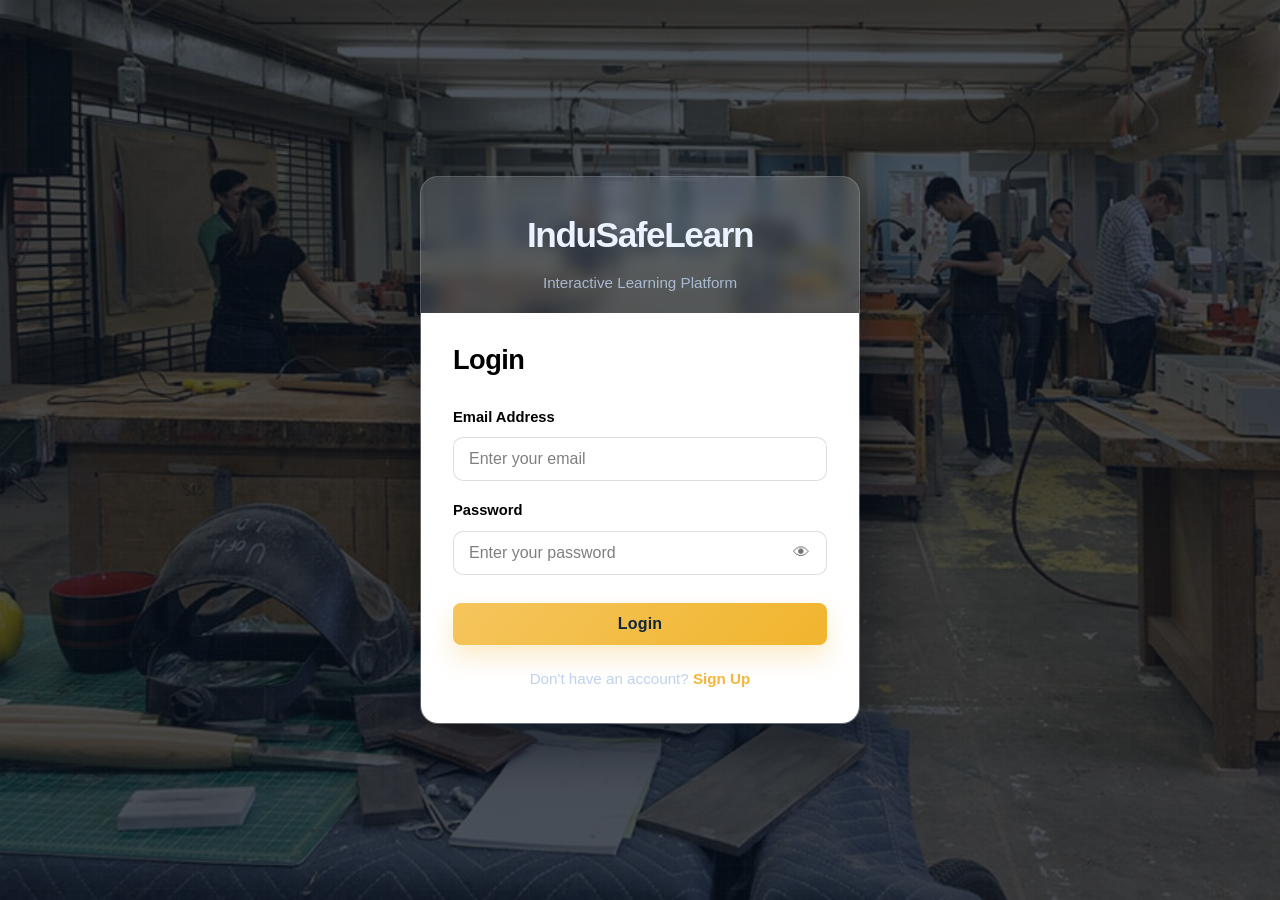
<file: index.html>
<!DOCTYPE html>
<html lang="en">
<head>
    <meta charset="UTF-8">
    <meta name="viewport" content="width=device-width, initial-scale=1.0">
    <title>InduSafeLearn - Login & Signup</title>
    <link rel="stylesheet" href="css/style.css">
</head>
<body>
    <div class="auth-container">
        <div class="auth-card">
            <div class="auth-header">
                <h1>InduSafeLearn</h1>
                <p>Interactive Learning Platform</p>
            </div>

            <!-- Login Form -->
            <div class="form-container" id="loginForm">
                <h2>Login</h2>
                <form onsubmit="handleLogin(event)">
                    <div class="form-group">
                        <label for="loginEmail">Email Address</label>
                        <input type="email" id="loginEmail" name="email" required placeholder="Enter your email">
                    </div>
                    <div class="form-group">
                        <label for="loginPassword">Password</label>
                        <div class="password-input-wrap">
                            <input type="password" id="loginPassword" name="password" required placeholder="Enter your password">
                            <button type="button" class="password-toggle" aria-label="Show password" aria-pressed="false">&#128065;</button>
                        </div>
                    </div>
                    <button type="submit" class="btn btn-primary">Login</button>
                </form>
                <p class="form-switch">Don't have an account? <a href="#" onclick="toggleForms()">Sign Up</a></p>
            </div>

            <!-- Signup Form -->
            <div class="form-container hidden" id="signupForm">
                <h2>Create Account</h2>
                <form onsubmit="handleSignup(event)">
                    <div class="form-group">
                        <label for="signupName">Full Name</label>
                        <input type="text" id="signupName" name="name" required placeholder="Enter your full name">
                    </div>
                    <div class="form-group">
                        <label for="signupEmail">Email Address</label>
                        <input type="email" id="signupEmail" name="email" required placeholder="Enter your email">
                    </div>
                    <div class="form-group">
                        <label for="signupPassword">Password</label>
                        <div class="password-input-wrap">
                            <input type="password" id="signupPassword" name="password" required placeholder="Create a password">
                            <button type="button" class="password-toggle" aria-label="Show password" aria-pressed="false">&#128065;</button>
                        </div>
                    </div>
                    <div class="form-group">
                        <label for="signupConfirm">Confirm Password</label>
                        <div class="password-input-wrap">
                            <input type="password" id="signupConfirm" name="confirm" required placeholder="Confirm your password">
                            <button type="button" class="password-toggle" aria-label="Show password" aria-pressed="false">&#128065;</button>
                        </div>
                    </div>
                    <button type="submit" class="btn btn-primary">Sign Up</button>
                </form>
                <p class="form-switch">Already have an account? <a href="#" onclick="toggleForms()">Login</a></p>
            </div>

        </div>
    </div>

    <script src="js/auth.js"></script>
</body>
</html>
</file>
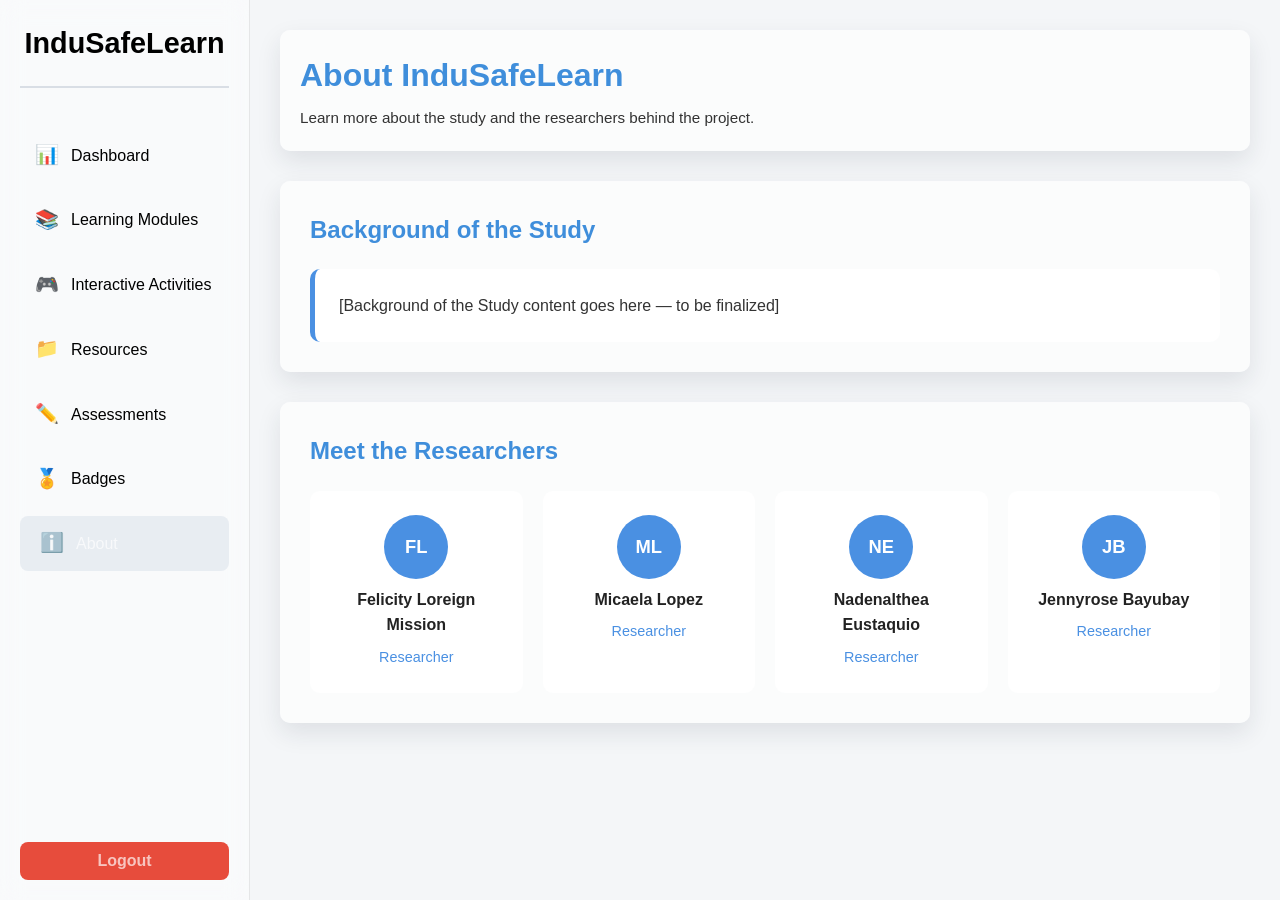
<file: about.html>
<!DOCTYPE html>
<html lang="en">
<head>
	<meta charset="UTF-8">
	<meta name="viewport" content="width=device-width, initial-scale=1.0">
	<title>About InduSafeLearn</title>
	<link rel="stylesheet" href="css/style.css">
</head>
<body class="app-page">
	<div class="app-wrapper">
		<nav class="sidebar" aria-label="Main navigation">
			<div class="sidebar-header"><h1>InduSafeLearn</h1></div>
			<ul class="nav-menu">
				<li><a href="dashboard.html" class="nav-link"><span class="icon">📊</span>Dashboard</a></li>
				<li><a href="modules.html" class="nav-link"><span class="icon">📚</span>Learning Modules</a></li>
				<li><a href="activities.html" class="nav-link"><span class="icon">🎮</span>Interactive Activities</a></li>
				<li><a href="resources.html" class="nav-link"><span class="icon">📁</span>Resources</a></li>
				<li><a href="assessments.html" class="nav-link"><span class="icon">✏️</span>Assessments</a></li>
				<li><a href="badges.html" class="nav-link"><span class="icon">🏅</span>Badges</a></li>
				<li><a href="about.html" class="nav-link active"><span class="icon">ℹ️</span>About</a></li>
			</ul>
			<div class="sidebar-footer"><button class="btn btn-logout" onclick="handleLogout()">Logout</button></div>
		</nav>
		<main class="main-content">
			<button class="mobile-menu-toggle" type="button" aria-label="Open navigation" aria-expanded="false">☰</button>
			<header class="top-header">
				<div class="header-info">
					<h2>About InduSafeLearn</h2>
					<p>Learn more about the study and the researchers behind the project.</p>
				</div>
			</header>
			<div class="about-content">
				<section class="about-section" aria-labelledby="background-heading">
					<h3 id="background-heading">Background of the Study</h3>
					<div class="about-card"><p>[Background of the Study content goes here — to be finalized]</p></div>
				</section>
				<section class="about-section" aria-labelledby="researchers-heading">
					<h3 id="researchers-heading">Meet the Researchers</h3>
					<div class="researcher-grid">
						<button class="researcher-card" type="button" data-researcher-id="felicity"><span class="researcher-avatar">FL</span><span class="researcher-name">Felicity Loreign Mission</span><span class="researcher-role">Researcher</span></button>
						<button class="researcher-card" type="button" data-researcher-id="micaela"><span class="researcher-avatar">ML</span><span class="researcher-name">Micaela Lopez</span><span class="researcher-role">Researcher</span></button>
						<button class="researcher-card" type="button" data-researcher-id="nadenalthea"><span class="researcher-avatar">NE</span><span class="researcher-name">Nadenalthea Eustaquio</span><span class="researcher-role">Researcher</span></button>
						<button class="researcher-card" type="button" data-researcher-id="jennyrose"><span class="researcher-avatar">JB</span><span class="researcher-name">Jennyrose Bayubay</span><span class="researcher-role">Researcher</span></button>
					</div>
				</section>
			</div>
		</main>
	</div>
	<div class="researcher-modal-overlay" id="researcherModal" hidden>
		<div class="researcher-modal" role="dialog" aria-modal="true" aria-labelledby="researcherModalName">
			<button class="researcher-modal-close" type="button" aria-label="Close researcher details">&times;</button>
			<h3 id="researcherModalName"></h3>
			<dl class="researcher-details">
				<div><dt>Age</dt><dd id="researcherAge"></dd></div>
				<div><dt>Sex</dt><dd id="researcherSex"></dd></div>
				<div><dt>Address / City / Course</dt><dd id="researcherAddress"></dd></div>
				<div><dt>Role in the Project</dt><dd id="researcherRole"></dd></div>
			</dl>
		</div>
	</div>
	<script src="js/script.js"></script>
</body>
</html>
</file>
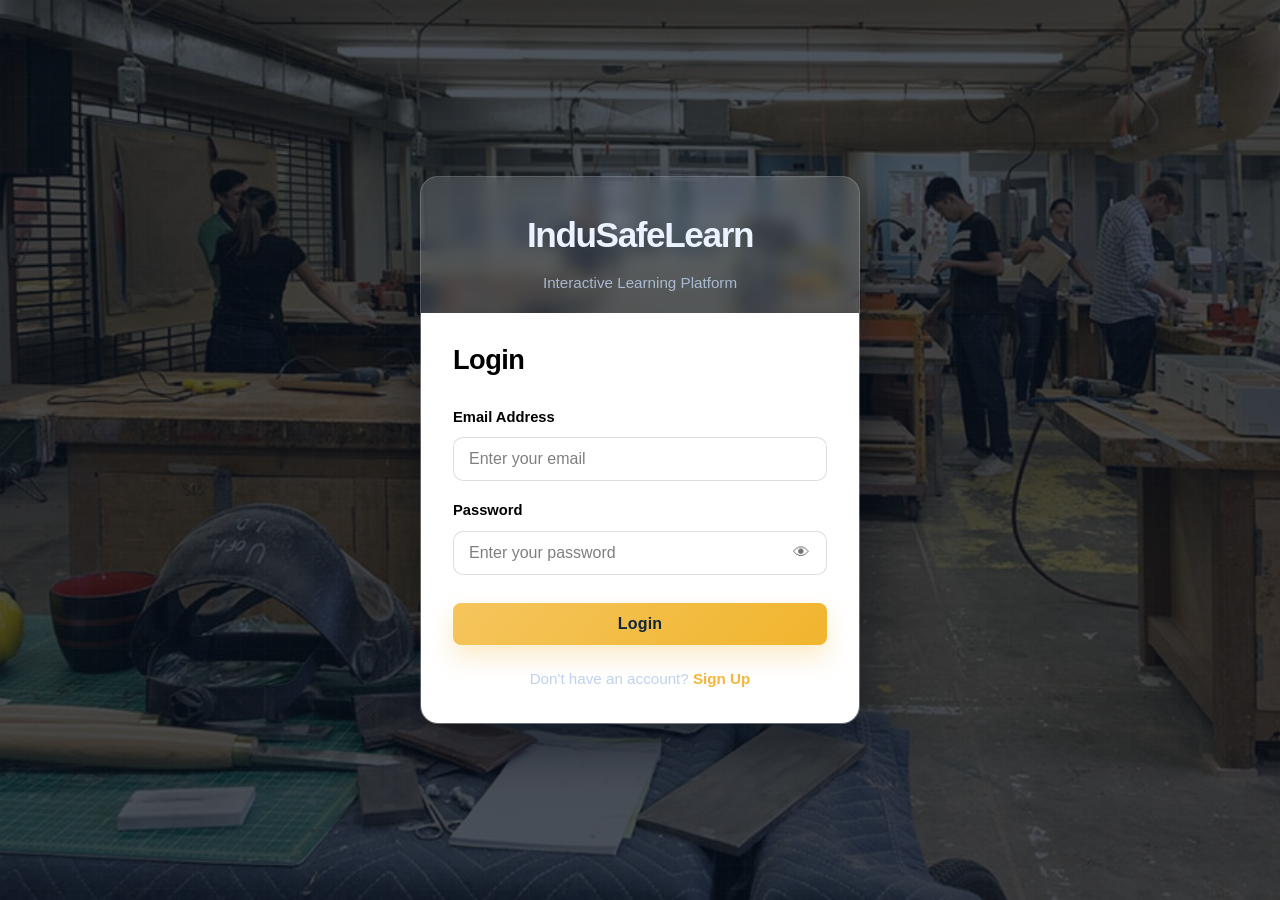
<file: activities.html>
<!DOCTYPE html>
<html lang="en">
<head>
    <meta charset="UTF-8">
    <meta name="viewport" content="width=device-width, initial-scale=1.0">
    <title>Interactive Activities - InduSafeLearn</title>
    <link rel="stylesheet" href="css/style.css">
</head>
<body class="app-page">
    <div class="app-wrapper">
        <!-- Sidebar Navigation -->
        <nav class="sidebar">
            <div class="sidebar-header">
                <h1>InduSafeLearn</h1>
            </div>
            <ul class="nav-menu">
                <li><a href="dashboard.html" class="nav-link"><span class="icon">📊</span>Dashboard</a></li>
                <li><a href="modules.html" class="nav-link"><span class="icon">📚</span>Learning Modules</a></li>
                <li><a href="activities.html" class="nav-link active"><span class="icon">🎮</span>Interactive Activities</a></li>
                <li><a href="resources.html" class="nav-link"><span class="icon">📁</span>Resources</a></li>
                <li><a href="assessments.html" class="nav-link"><span class="icon">✏️</span>Assessments</a></li>
                <li><a href="badges.html" class="nav-link"><span class="icon">🏅</span>Badges</a></li>
                <li><a href="about.html" class="nav-link"><span class="icon">ℹ️</span>About</a></li>
            </ul>
            <div class="sidebar-footer">
                <button class="btn btn-logout" onclick="handleLogout()">Logout</button>
            </div>
        </nav>

        <!-- Main Content -->
        <main class="main-content">
            <button class="mobile-menu-toggle" type="button" aria-label="Open navigation" aria-expanded="false">☰</button>
            <!-- Top Header -->
            <div class="top-header">
                <div class="header-info">
                    <h2>Interactive Activities</h2>
                    <p>Practice and reinforce your learning with engaging activities</p>
                </div>
            </div>

            <!-- Activities Grid -->
            <div class="activities-container">
                <!-- Activity 1: Hazard Hunt -->
                <div class="activity-card">
                    <div class="activity-header">
                        <div class="activity-icon large">⚠️</div>
                        <span class="difficulty-badge">Beginner</span>
                    </div>
                    <h3>Hazard Hunt</h3>
                    <p class="activity-desc">Identify and locate safety hazards in realistic scenarios</p>
                    <div class="activity-stats">
                        <span class="stat">🎯 Accuracy: 88%</span>
                        <span class="stat">⏱️ 5 mins avg</span>
                    </div>
                    <div class="activity-progress">
                        <span class="progress-label">Completed: 4/5</span>
                        <div class="progress-bar">
                            <div class="progress-fill" style="width: 80%"></div>
                        </div>
                    </div>
                    <button class="btn btn-primary" onclick="startActivity('hazard-hunt')">Continue Activity</button>
                </div>

                <!-- Activity 2: PPE Matching -->
                <div class="activity-card">
                    <div class="activity-header">
                        <div class="activity-icon large">🥾</div>
                        <span class="difficulty-badge">Beginner</span>
                    </div>
                    <h3>PPE Matching</h3>
                    <p class="activity-desc">Match personal protective equipment to correct hazards</p>
                    <div class="activity-stats">
                        <span class="stat">🎯 Accuracy: 92%</span>
                        <span class="stat">⏱️ 3 mins avg</span>
                    </div>
                    <div class="activity-progress">
                        <span class="progress-label">Completed: 5/5</span>
                        <div class="progress-bar">
                            <div class="progress-fill" style="width: 100%"></div>
                        </div>
                    </div>
                    <button class="btn btn-secondary" onclick="viewResults('ppe-matching')">View Results</button>
                </div>

                <!-- Activity 3: Emergency Response Scenario -->
                <div class="activity-card">
                    <div class="activity-header">
                        <div class="activity-icon large">🚑</div>
                        <span class="difficulty-badge">Intermediate</span>
                    </div>
                    <h3>Emergency Response</h3>
                    <p class="activity-desc">Make critical decisions in emergency situations</p>
                    <div class="activity-stats">
                        <span class="stat">🎯 Accuracy: 75%</span>
                        <span class="stat">⏱️ 10 mins avg</span>
                    </div>
                    <div class="activity-progress">
                        <span class="progress-label">Completed: 2/5</span>
                        <div class="progress-bar">
                            <div class="progress-fill" style="width: 40%"></div>
                        </div>
                    </div>
                    <button class="btn btn-primary" onclick="startActivity('emergency-response')">Continue Activity</button>
                </div>

                <!-- Activity 4: Tool Identification -->
                <div class="activity-card">
                    <div class="activity-header">
                        <div class="activity-icon large">🔧</div>
                        <span class="difficulty-badge">Intermediate</span>
                    </div>
                    <h3>Tool Identification</h3>
                    <p class="activity-desc">Learn to identify tools and their proper usage</p>
                    <div class="activity-stats">
                        <span class="stat">🎯 Accuracy: 85%</span>
                        <span class="stat">⏱️ 8 mins avg</span>
                    </div>
                    <div class="activity-progress">
                        <span class="progress-label">Completed: 3/5</span>
                        <div class="progress-bar">
                            <div class="progress-fill" style="width: 60%"></div>
                        </div>
                    </div>
                    <button class="btn btn-primary" onclick="startActivity('tool-identification')">Continue Activity</button>
                </div>

                <!-- Activity 5: Safety Quiz -->
                <div class="activity-card">
                    <div class="activity-header">
                        <div class="activity-icon large">❓</div>
                        <span class="difficulty-badge">Intermediate</span>
                    </div>
                    <h3>Safety Quiz</h3>
                    <p class="activity-desc">Test your safety knowledge with comprehensive quizzes</p>
                    <div class="activity-stats">
                        <span class="stat">🎯 Score: 95/100</span>
                        <span class="stat">⏱️ 15 mins</span>
                    </div>
                    <div class="activity-progress">
                        <span class="progress-label">Completed: 1/5</span>
                        <div class="progress-bar">
                            <div class="progress-fill" style="width: 20%"></div>
                        </div>
                    </div>
                    <button class="btn btn-secondary" onclick="viewResults('safety-quiz')">View Results</button>
                </div>

                <!-- Activity 6: Workplace Simulation -->
                <div class="activity-card">
                    <div class="activity-header">
                        <div class="activity-icon large">🏭</div>
                        <span class="difficulty-badge">Advanced</span>
                    </div>
                    <h3>Workplace Simulation</h3>
                    <p class="activity-desc">Experience a realistic workplace environment simulation</p>
                    <div class="activity-stats">
                        <span class="stat">🎯 Score: N/A</span>
                        <span class="stat">⏱️ 20 mins avg</span>
                    </div>
                    <div class="activity-progress">
                        <span class="progress-label">Completed: 0/2</span>
                        <div class="progress-bar">
                            <div class="progress-fill" style="width: 0%"></div>
                        </div>
                    </div>
                    <button class="btn btn-primary" onclick="startActivity('workplace-sim')">Start Activity</button>
                </div>
            </div>
            <footer class="site-footer">
                <div class="footer-links">
                    <span>Contact Us</span>
                </div>
                <div class="contact-links">
                    <a class="contact-link" href="mailto:felicityloreign.mission@tup.edu.ph"><span class="email-icon" aria-hidden="true">✉</span> felicityloreign.mission@tup.edu.ph</a>
                    <a class="contact-link" href="mailto:micaela.lopez@tup.edu.ph"><span class="email-icon" aria-hidden="true">✉</span> micaela.lopez@tup.edu.ph</a>
                    <a class="contact-link" href="mailto:nadenalthea.eustaquio@tup.edu.ph"><span class="email-icon" aria-hidden="true">✉</span> nadenalthea.eustaquio@tup.edu.ph</a>
                    <a class="contact-link" href="mailto:jennyrose.bayubay@tup.edu.ph"><span class="email-icon" aria-hidden="true">✉</span> jennyrose.bayubay@tup.edu.ph</a>
                </div>
                <p>&copy; 2026 by BSIE - ICT - GROUP 7</p>
            </footer>
        </main>
    </div>

    <script src="js/script.js"></script>
</body>
</html>
</file>
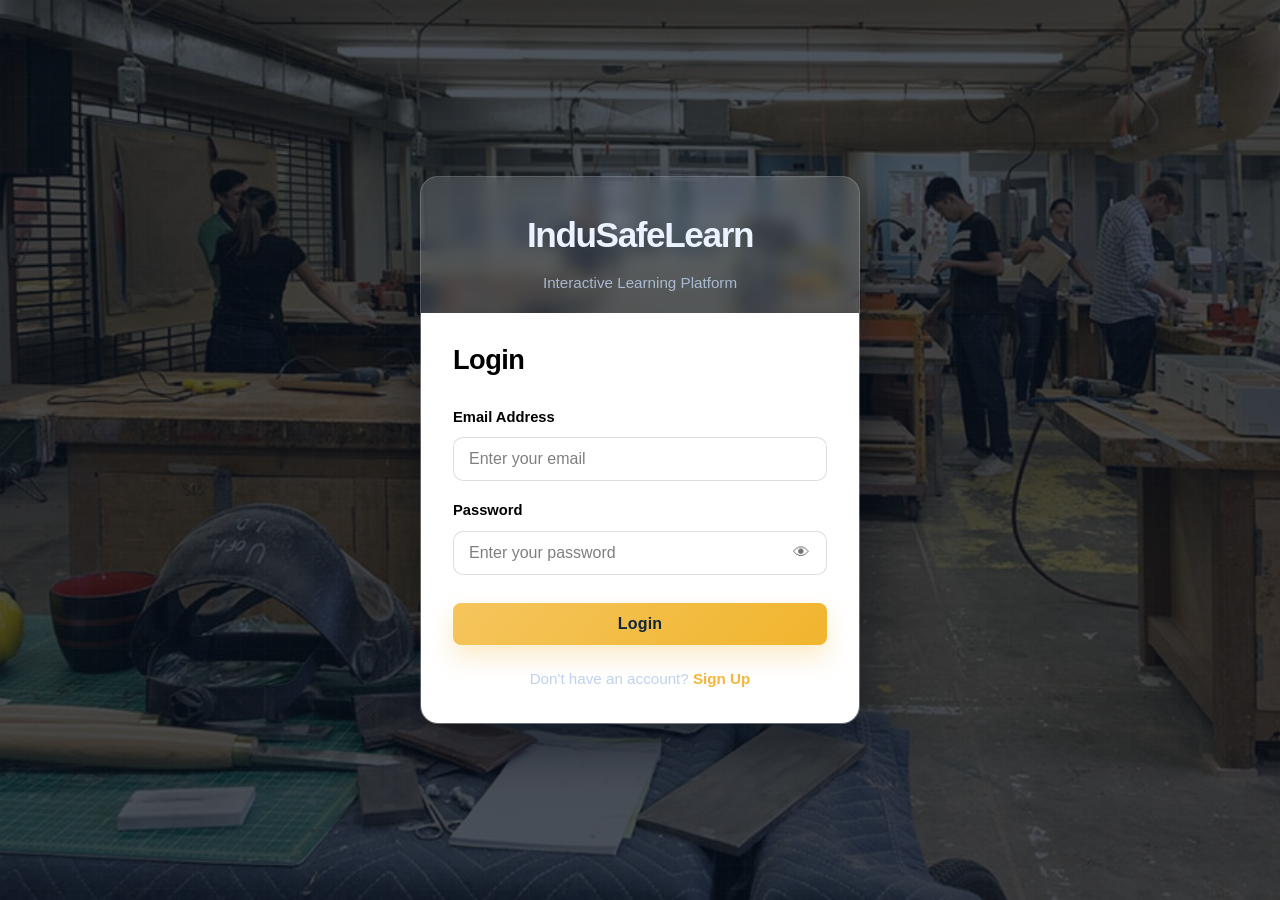
<file: assessments.html>
<!DOCTYPE html>
<html lang="en">
<head>
    <meta charset="UTF-8">
    <meta name="viewport" content="width=device-width, initial-scale=1.0">
    <title>Assessments - InduSafeLearn</title>
    <link rel="stylesheet" href="css/style.css">
</head>
<body class="app-page">
    <div class="app-wrapper">
        <!-- Sidebar Navigation -->
        <nav class="sidebar">
            <div class="sidebar-header">
                <h1>InduSafeLearn</h1>
            </div>
            <ul class="nav-menu">
                <li><a href="dashboard.html" class="nav-link"><span class="icon">📊</span>Dashboard</a></li>
                <li><a href="modules.html" class="nav-link"><span class="icon">📚</span>Learning Modules</a></li>
                <li><a href="activities.html" class="nav-link"><span class="icon">🎮</span>Interactive Activities</a></li>
                <li><a href="resources.html" class="nav-link"><span class="icon">📁</span>Resources</a></li>
                <li><a href="assessments.html" class="nav-link active"><span class="icon">✏️</span>Assessments</a></li>
                <li><a href="badges.html" class="nav-link"><span class="icon">🏅</span>Badges</a></li>
                <li><a href="about.html" class="nav-link"><span class="icon">ℹ️</span>About</a></li>
            </ul>
            <div class="sidebar-footer">
                <button class="btn btn-logout" onclick="handleLogout()">Logout</button>
            </div>
        </nav>

        <!-- Main Content -->
        <main class="main-content">
            <button class="mobile-menu-toggle" type="button" aria-label="Open navigation" aria-expanded="false">☰</button>
            <!-- Top Header -->
            <div class="top-header">
                <div class="header-info">
                    <h2>Assessments & Quizzes</h2>
                    <p>Evaluate your knowledge and progress</p>
                </div>
            </div>

            <!-- Assessment Summary -->
            <section class="assessment-summary">
                <div class="summary-card">
                    <h3>Your Assessment Performance</h3>
                    <div class="performance-grid">
                        <div class="perf-item">
                            <span class="perf-label">Average Score</span>
                            <span class="perf-value">87%</span>
                        </div>
                        <div class="perf-item">
                            <span class="perf-label">Quizzes Completed</span>
                            <span class="perf-value">12/18</span>
                        </div>
                        <div class="perf-item">
                            <span class="perf-label">Time Spent</span>
                            <span class="perf-value">8.5 hrs</span>
                        </div>
                        <div class="perf-item">
                            <span class="perf-label">Certification Ready</span>
                            <span class="perf-value">Yes</span>
                        </div>
                    </div>
                </div>
            </section>

            <!-- Assessments Grid -->
            <div class="assessments-container">
                <div class="assessment-card completed">
                    <div class="assessment-header">
                        <span class="assessment-badge completed">Completed</span>
                        <span class="score-badge">92/100</span>
                    </div>
                    <h3>Module 1: Basics Assessment</h3>
                    <p class="assessment-desc">Fundamental concepts evaluation</p>
                    <div class="assessment-details">
                        <span>✓ Passed</span>
                        <span>|</span>
                        <span>15 questions</span>
                        <span>|</span>
                        <span>Completed on: June 15</span>
                    </div>
                    <div class="assessment-actions">
                        <button class="btn btn-secondary btn-small" onclick="reviewAssessment(1)">Review Answers</button>
                        <button class="btn btn-secondary btn-small" onclick="retakeAssessment(1)">Retake</button>
                    </div>
                </div>

                <div class="assessment-card completed">
                    <div class="assessment-header">
                        <span class="assessment-badge completed">Completed</span>
                        <span class="score-badge">88/100</span>
                    </div>
                    <h3>Module 2: Core Concepts Assessment</h3>
                    <p class="assessment-desc">Intermediate level evaluation</p>
                    <div class="assessment-details">
                        <span>✓ Passed</span>
                        <span>|</span>
                        <span>20 questions</span>
                        <span>|</span>
                        <span>Completed on: June 22</span>
                    </div>
                    <div class="assessment-actions">
                        <button class="btn btn-secondary btn-small" onclick="reviewAssessment(2)">Review Answers</button>
                        <button class="btn btn-secondary btn-small" onclick="retakeAssessment(2)">Retake</button>
                    </div>
                </div>

                <div class="assessment-card in-progress">
                    <div class="assessment-header">
                        <span class="assessment-badge in-progress">In Progress</span>
                        <span class="score-badge">-</span>
                    </div>
                    <h3>Module 3: Advanced Techniques Assessment</h3>
                    <p class="assessment-desc">Advanced level evaluation - 65% complete</p>
                    <div class="assessment-details">
                        <span>📍 In Progress</span>
                        <span>|</span>
                        <span>25 questions</span>
                        <span>|</span>
                        <span>Time left: 15 mins</span>
                    </div>
                    <div class="progress-bar">
                        <div class="progress-fill" style="width: 65%"></div>
                    </div>
                    <div class="assessment-actions">
                        <button class="btn btn-primary btn-small" onclick="continueAssessment(3)">Continue Quiz</button>
                        <button class="btn btn-secondary btn-small" onclick="exitAssessment(3)">Exit</button>
                    </div>
                </div>

                <div class="assessment-card pending">
                    <div class="assessment-header">
                        <span class="assessment-badge pending">Not Started</span>
                        <span class="score-badge">-</span>
                    </div>
                    <h3>Module 4: Practical Application Assessment</h3>
                    <p class="assessment-desc">Real-world scenario evaluation</p>
                    <div class="assessment-details">
                        <span>⏳ Not Started</span>
                        <span>|</span>
                        <span>30 questions</span>
                        <span>|</span>
                        <span>Est. time: 45 mins</span>
                    </div>
                    <div class="assessment-actions">
                        <button class="btn btn-primary btn-small" onclick="startAssessment(4)">Start Quiz</button>
                    </div>
                </div>

                <div class="assessment-card locked">
                    <div class="assessment-header">
                        <span class="assessment-badge locked">Locked</span>
                        <span class="score-badge">🔒</span>
                    </div>
                    <h3>Final Certification Exam</h3>
                    <p class="assessment-desc">Comprehensive examination for certification</p>
                    <div class="assessment-details">
                        <span>🔒 Locked</span>
                        <span>|</span>
                        <span>50 questions</span>
                        <span>|</span>
                        <span>Unlocks after Module 5</span>
                    </div>
                    <div class="assessment-actions">
                        <button class="btn btn-disabled btn-small" disabled>Complete Previous Assessments</button>
                    </div>
                </div>
            </div>
            <footer class="site-footer">
                <div class="footer-links">
                    <span>Contact Us</span>
                </div>
                <div class="contact-links">
                    <a class="contact-link" href="mailto:felicityloreign.mission@tup.edu.ph"><span class="email-icon" aria-hidden="true">✉</span> felicityloreign.mission@tup.edu.ph</a>
                    <a class="contact-link" href="mailto:micaela.lopez@tup.edu.ph"><span class="email-icon" aria-hidden="true">✉</span> micaela.lopez@tup.edu.ph</a>
                    <a class="contact-link" href="mailto:nadenalthea.eustaquio@tup.edu.ph"><span class="email-icon" aria-hidden="true">✉</span> nadenalthea.eustaquio@tup.edu.ph</a>
                    <a class="contact-link" href="mailto:jennyrose.bayubay@tup.edu.ph"><span class="email-icon" aria-hidden="true">✉</span> jennyrose.bayubay@tup.edu.ph</a>
                </div>
                <p>&copy; 2026 by BSIE - ICT - GROUP 7</p>
            </footer>
        </main>
    </div>

    <script src="js/script.js"></script>
</body>
</html>
</file>
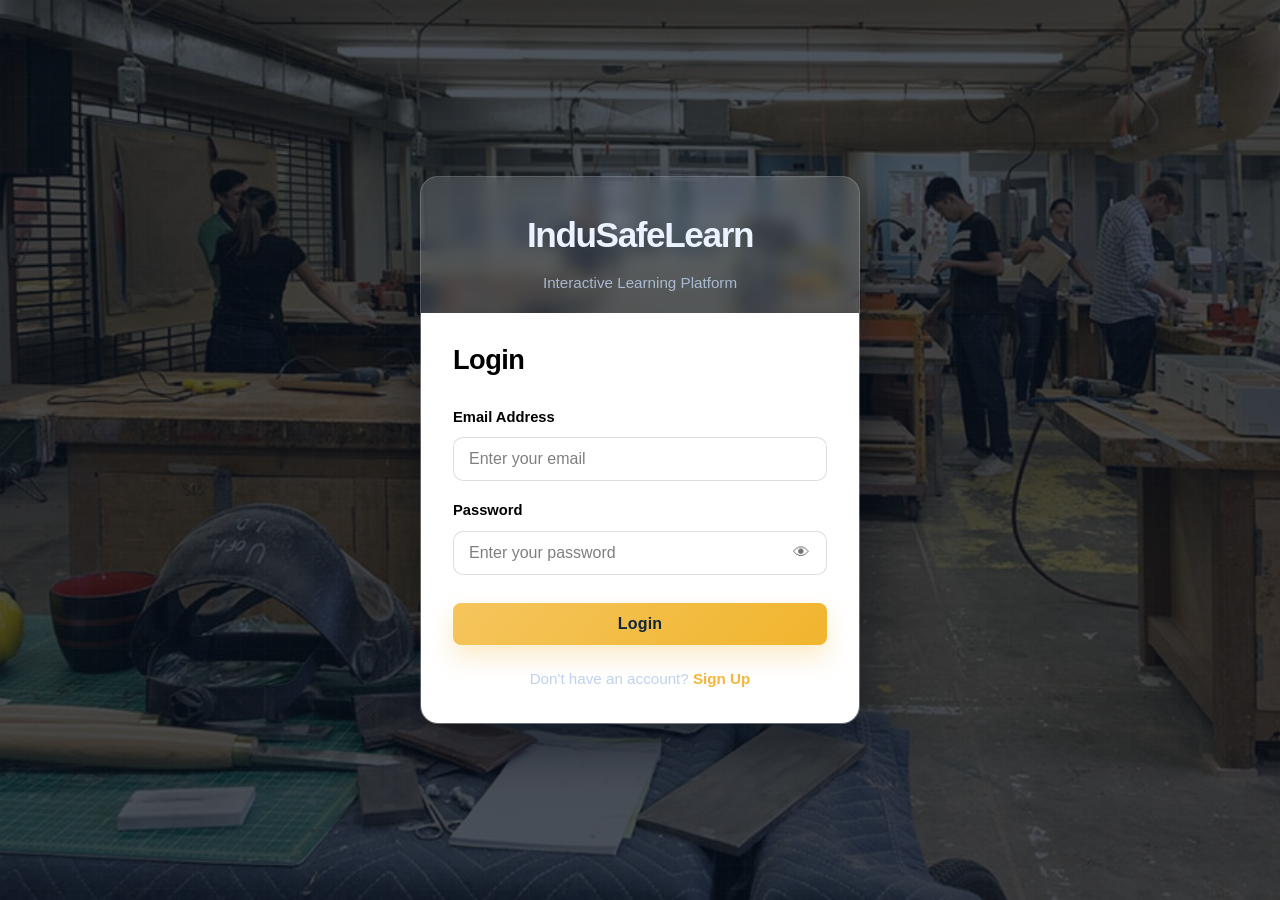
<file: badges.html>
<!DOCTYPE html>
<html lang="en">
<head>
    <meta charset="UTF-8">
    <meta name="viewport" content="width=device-width, initial-scale=1.0">
    <title>Badges - InduSafeLearn</title>
    <link rel="stylesheet" href="css/style.css">
</head>
<body class="app-page">
    <div class="app-wrapper">
        <!-- Sidebar Navigation -->
        <nav class="sidebar">
            <div class="sidebar-header">
                <h1>InduSafeLearn</h1>
            </div>
            <ul class="nav-menu">
                <li><a href="dashboard.html" class="nav-link"><span class="icon">📊</span>Dashboard</a></li>
                <li><a href="modules.html" class="nav-link"><span class="icon">📚</span>Learning Modules</a></li>
                <li><a href="activities.html" class="nav-link"><span class="icon">🎮</span>Interactive Activities</a></li>
                <li><a href="resources.html" class="nav-link"><span class="icon">📁</span>Resources</a></li>
                <li><a href="assessments.html" class="nav-link"><span class="icon">✏️</span>Assessments</a></li>
                <li><a href="badges.html" class="nav-link active"><span class="icon">🏅</span>Badges</a></li>
                <li><a href="about.html" class="nav-link"><span class="icon">ℹ️</span>About</a></li>
            </ul>
            <div class="sidebar-footer">
                <button class="btn btn-logout" onclick="handleLogout()">Logout</button>
            </div>
        </nav>

        <!-- Main Content -->
        <main class="main-content">
            <button class="mobile-menu-toggle" type="button" aria-label="Open navigation" aria-expanded="false">☰</button>
            <!-- Top Header -->
            <div class="top-header">
                <div class="header-info">
                    <h2>Badges & Achievements</h2>
                    <p>Showcase your accomplishments</p>
                </div>
            </div>

            <!-- Achievements/Badges Section -->
            <section class="achievements-section">
                <h3>Badges & Achievements</h3>
                <div class="badges-grid">
                    <div class="badge-card earned">
                        <div class="badge-icon">🚀</div>
                        <h4>Quick Start</h4>
                        <p>Complete first module in first week</p>
                        <span class="earned-date">Earned: June 8</span>
                    </div>

                    <div class="badge-card earned">
                        <div class="badge-icon">⭐</div>
                        <h4>Perfect Score</h4>
                        <p>Score 100% on any assessment</p>
                        <span class="earned-date">Earned: June 20</span>
                    </div>

                    <div class="badge-card earned">
                        <div class="badge-icon">🔥</div>
                        <h4>Streak Master</h4>
                        <p>Complete 7 activities in 7 days</p>
                        <span class="earned-date">Earned: July 1</span>
                    </div>

                    <div class="badge-card earned">
                        <div class="badge-icon">💡</div>
                        <h4>Knowledge Seeker</h4>
                        <p>Complete 3 modules</p>
                        <span class="earned-date">Earned: July 5</span>
                    </div>

                    <div class="badge-card earned">
                        <div class="badge-icon">🎯</div>
                        <h4>Accuracy Expert</h4>
                        <p>Average 90% or higher across assessments</p>
                        <span class="earned-date">Earned: July 10</span>
                    </div>

                    <div class="badge-card locked">
                        <div class="badge-icon">🔒</div>
                        <h4>Master Scholar</h4>
                        <p>Complete all 6 modules with 85%+ scores</p>
                        <span class="locked-text">2 modules to go</span>
                    </div>

                    <div class="badge-card locked">
                        <div class="badge-icon">🔒</div>
                        <h4>Certified Expert</h4>
                        <p>Pass final certification exam with 90%+</p>
                        <span class="locked-text">Not yet eligible</span>
                    </div>

                    <div class="badge-card locked">
                        <div class="badge-icon">🔒</div>
                        <h4>Hall of Fame</h4>
                        <p>Maintain top 10 ranking in leaderboard</p>
                        <span class="locked-text">Unlock achievement</span>
                    </div>
                </div>
            </section>

            <footer class="site-footer">
                <div class="footer-links">
                    <span>Contact Us</span>
                </div>
                <div class="contact-links">
                    <a class="contact-link" href="mailto:felicityloreign.mission@tup.edu.ph"><span class="email-icon" aria-hidden="true">✉</span> felicityloreign.mission@tup.edu.ph</a>
                    <a class="contact-link" href="mailto:micaela.lopez@tup.edu.ph"><span class="email-icon" aria-hidden="true">✉</span> micaela.lopez@tup.edu.ph</a>
                    <a class="contact-link" href="mailto:nadenalthea.eustaquio@tup.edu.ph"><span class="email-icon" aria-hidden="true">✉</span> nadenalthea.eustaquio@tup.edu.ph</a>
                    <a class="contact-link" href="mailto:jennyrose.bayubay@tup.edu.ph"><span class="email-icon" aria-hidden="true">✉</span> jennyrose.bayubay@tup.edu.ph</a>
                </div>
                <p>&copy; 2026 by BSIE - ICT - GROUP 7</p>
            </footer>
        </main>
    </div>

    <script src="js/script.js"></script>
</body>
</html>
</file>
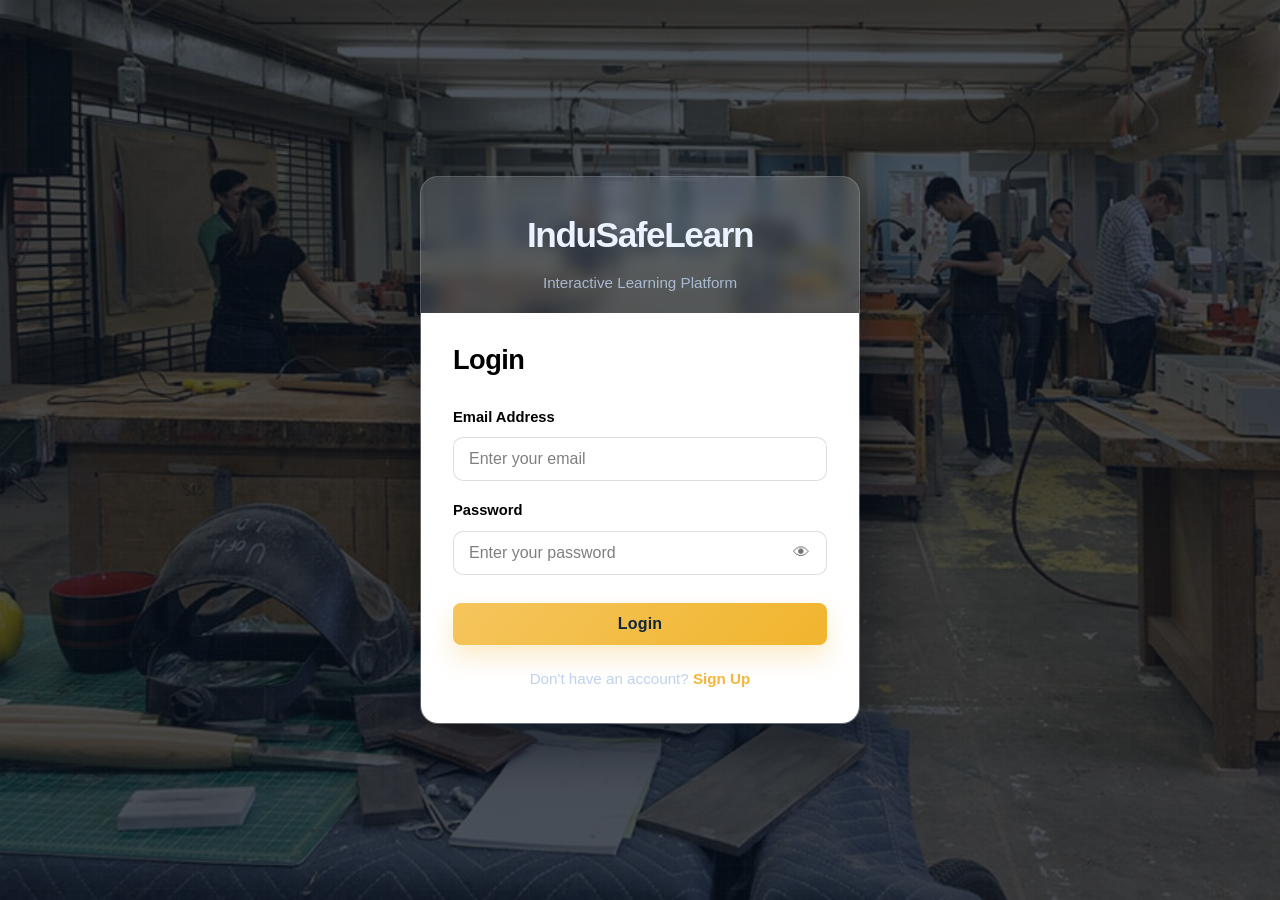
<file: dashboard.html>
<!DOCTYPE html>
<html lang="en">
<head>
    <meta charset="UTF-8">
    <meta name="viewport" content="width=device-width, initial-scale=1.0">
    <title>Dashboard - InduSafeLearn</title>
    <link rel="stylesheet" href="css/style.css">
</head>
<body class="app-page">
    <div class="app-wrapper">
        <!-- Sidebar Navigation -->
        <nav class="sidebar">
            <div class="sidebar-header">
                <h1>InduSafeLearn</h1>
            </div>
            <ul class="nav-menu">
                <li><a href="dashboard.html" class="nav-link active"><span class="icon">📊</span>Dashboard</a></li>
                <li><a href="modules.html" class="nav-link"><span class="icon">📚</span>Learning Modules</a></li>
                <li><a href="activities.html" class="nav-link"><span class="icon">🎮</span>Interactive Activities</a></li>
                <li><a href="resources.html" class="nav-link"><span class="icon">📁</span>Resources</a></li>
                <li><a href="assessments.html" class="nav-link"><span class="icon">✏️</span>Assessments</a></li>
                <li><a href="badges.html" class="nav-link"><span class="icon">🏅</span>Badges</a></li>
                <li><a href="about.html" class="nav-link"><span class="icon">ℹ️</span>About</a></li>

            </ul>
            <div class="sidebar-footer">
                <button class="btn btn-logout" onclick="handleLogout()">Logout</button>
            </div>
        </nav>

        <!-- Main Content -->
        <main class="main-content">
            <button class="mobile-menu-toggle" type="button" aria-label="Open navigation" aria-expanded="false">☰</button>
            <!-- Top Header -->
            <div class="top-header">
                <div class="header-info">
                    <h2>Welcome to InduSafeLearn</h2>
                    <p>Your interactive learning platform</p>
                </div>
                <div class="user-profile">
                    <span id="userName">Student</span>
                    <div class="avatar" id="userAvatar">👤</div>
                    <button class="btn btn-secondary btn-small" onclick="openProfileModal()">Edit Profile</button>
                </div>
            </div>

            <!-- Dashboard Content -->
            <div class="dashboard-content">
                <!-- Progress Section -->
                <section class="progress-section">
                    <h3>Your Progress</h3>
                    <div class="progress-card">
                        <div class="progress-info">
                            <span class="progress-label">Overall Progress</span>
                            <span class="progress-percent" id="progressPercent">35%</span>
                        </div>
                        <div class="progress-bar">
                            <div class="progress-fill" style="width: 35%"></div>
                        </div>
                        <div class="progress-stats">
                            <div class="stat">
                                <span class="stat-label">Modules Completed</span>
                                <span class="stat-value">3/8</span>
                            </div>
                            <div class="stat">
                                <span class="stat-label">Activities Done</span>
                                <span class="stat-value">12/20</span>
                            </div>
                            <div class="stat">
                                <span class="stat-label">Badges Earned</span>
                                <span class="stat-value">5</span>
                            </div>
                        </div>
                    </div>
                </section>

                <!-- Quick Access Section -->
                <section class="quick-access">
                    <h3>Quick Access</h3>
                    <div class="quick-cards">
                        <div class="quick-card" onclick="navigateTo('modules.html')">
                            <div class="card-icon">📚</div>
                            <h4>Start Learning</h4>
                            <p>Continue with modules</p>
                        </div>
                        <div class="quick-card" onclick="navigateTo('activities.html')">
                            <div class="card-icon">🎮</div>
                            <h4>Practice Activities</h4>
                            <p>Interactive exercises</p>
                        </div>
                        <div class="quick-card" onclick="navigateTo('resources.html')">
                            <div class="card-icon">📁</div>
                            <h4>Resources</h4>
                            <p>Study materials</p>
                        </div>
                        <div class="quick-card" onclick="navigateTo('assessments.html')">
                            <div class="card-icon">✏️</div>
                            <h4>Take Quiz</h4>
                            <p>Test your knowledge</p>
                        </div>
                    </div>
                </section>

                <!-- Recent Activity -->
                <section class="recent-activity">
                    <h3>Recent Activity</h3>
                    <div class="activity-list">
                        <div class="activity-item">
                            <span class="activity-icon">✅</span>
                            <div class="activity-details">
                                <p class="activity-title">Completed Module 3: Advanced Concepts</p>
                                <p class="activity-time">2 hours ago</p>
                            </div>
                        </div>
                        <div class="activity-item">
                            <span class="activity-icon">🎮</span>
                            <div class="activity-details">
                                <p class="activity-title">Scored 95% on Safety Quiz</p>
                                <p class="activity-time">Yesterday</p>
                            </div>
                        </div>
                        <div class="activity-item">
                            <span class="activity-icon">📚</span>
                            <div class="activity-details">
                                <p class="activity-title">Started Module 4: Practical Application</p>
                                <p class="activity-time">3 days ago</p>
                            </div>
                        </div>
                        <div class="activity-item">
                            <span class="activity-icon">🏆</span>
                            <div class="activity-details">
                                <p class="activity-title">Earned Badge: Quick Learner</p>
                                <p class="activity-time">1 week ago</p>
                            </div>
                        </div>
                    </div>
                </section>
            </div>
            <footer class="site-footer">
                <div class="footer-links">
                    <span>Contact Us</span>
                </div>
                <div class="contact-links">
                    <a class="contact-link" href="mailto:felicityloreign.mission@tup.edu.ph"><span class="email-icon" aria-hidden="true">✉</span> felicityloreign.mission@tup.edu.ph</a>
                    <a class="contact-link" href="mailto:micaela.lopez@tup.edu.ph"><span class="email-icon" aria-hidden="true">✉</span> micaela.lopez@tup.edu.ph</a>
                    <a class="contact-link" href="mailto:nadenalthea.eustaquio@tup.edu.ph"><span class="email-icon" aria-hidden="true">✉</span> nadenalthea.eustaquio@tup.edu.ph</a>
                    <a class="contact-link" href="mailto:jennyrose.bayubay@tup.edu.ph"><span class="email-icon" aria-hidden="true">✉</span> jennyrose.bayubay@tup.edu.ph</a>
                </div>
                <p>&copy; 2026 by BSIE - ICT - GROUP 7</p>
            </footer>
        </main>
    </div>

    <script src="js/script.js"></script>
</body>
</html>
</file>
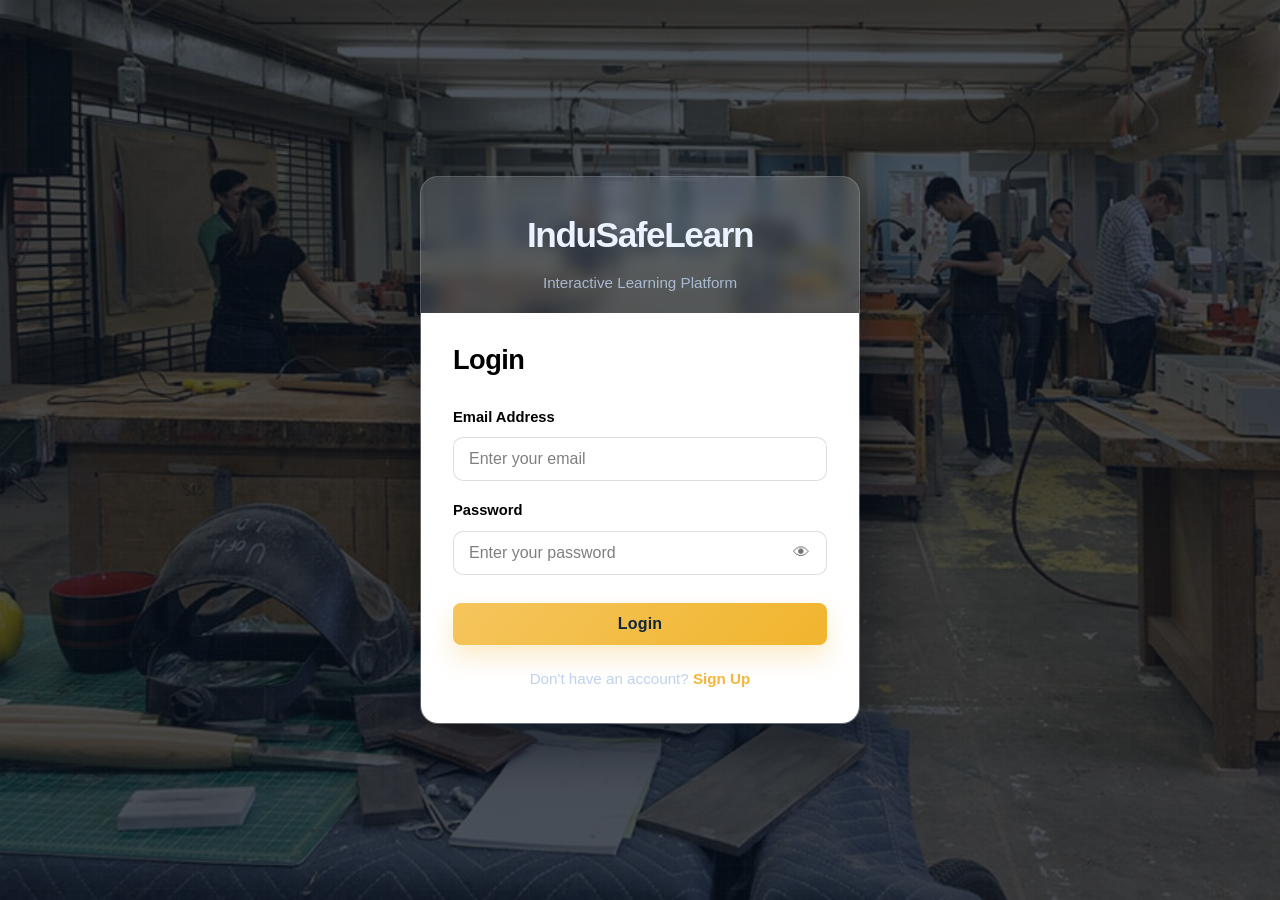
<file: modules.html>
<!DOCTYPE html>
<html lang="en">
<head>
    <meta charset="UTF-8">
    <meta name="viewport" content="width=device-width, initial-scale=1.0">
    <title>Learning Modules - InduSafeLearn</title>
    <link rel="stylesheet" href="css/style.css">
</head>
<body class="app-page">
    <div class="app-wrapper">
        <!-- Sidebar Navigation -->
        <nav class="sidebar">
            <div class="sidebar-header">
                <h1>InduSafeLearn</h1>
            </div>
            <ul class="nav-menu">
                <li><a href="dashboard.html" class="nav-link"><span class="icon">📊</span>Dashboard</a></li>
                <li><a href="modules.html" class="nav-link active"><span class="icon">📚</span>Learning Modules</a></li>
                <li><a href="activities.html" class="nav-link"><span class="icon">🎮</span>Interactive Activities</a></li>
                <li><a href="resources.html" class="nav-link"><span class="icon">📁</span>Resources</a></li>
                <li><a href="assessments.html" class="nav-link"><span class="icon">✏️</span>Assessments</a></li>
                <li><a href="badges.html" class="nav-link"><span class="icon">🏅</span>Badges</a></li>
                <li><a href="about.html" class="nav-link"><span class="icon">ℹ️</span>About</a></li>
            </ul>
            <div class="sidebar-footer">
                <button class="btn btn-logout" onclick="handleLogout()">Logout</button>
            </div>
        </nav>

        <!-- Main Content -->
        <main class="main-content">
            <button class="mobile-menu-toggle" type="button" aria-label="Open navigation" aria-expanded="false">☰</button>
            <!-- Top Header -->
            <div class="top-header">
                <div class="header-info">
                    <h2>Learning Modules</h2>
                    <p>Master new skills with our comprehensive courses</p>
                </div>
            </div>

            <!-- Filter and Sort -->
            <div class="content-controls">
                <div class="search-bar">
                    <input type="text" id="searchModules" placeholder="Search modules..." onkeyup="filterModules()">
                </div>
                <div class="sort-controls">
                    <select onchange="sortModules(this.value)">
                        <option value="recent">Most Recent</option>
                        <option value="progress">By Progress</option>
                        <option value="difficulty">By Difficulty</option>
                    </select>
                </div>
            </div>

            <!-- Modules Grid -->
            <div class="modules-container">
                <div class="module-card completed">
                    <div class="module-header">
                        <span class="module-badge">Completed</span>
                        <span class="module-icon">📚</span>
                    </div>
                    <h3>Module 1: Introduction to Basics</h3>
                    <p class="module-desc">Learn the fundamental concepts and get started</p>
                    <div class="module-progress">
                        <div class="progress-bar">
                            <div class="progress-fill" style="width: 100%"></div>
                        </div>
                        <span class="progress-text">100% Complete</span>
                    </div>
                    <div class="module-lessons">
                        <span>5 Lessons • 2 hrs</span>
                    </div>
                    <button class="btn btn-secondary" onclick="viewModule(1)">Review Module</button>
                </div>

                <div class="module-card completed">
                    <div class="module-header">
                        <span class="module-badge">Completed</span>
                        <span class="module-icon">📚</span>
                    </div>
                    <h3>Module 2: Core Concepts</h3>
                    <p class="module-desc">Dive deeper into core principles and theories</p>
                    <div class="module-progress">
                        <div class="progress-bar">
                            <div class="progress-fill" style="width: 100%"></div>
                        </div>
                        <span class="progress-text">100% Complete</span>
                    </div>
                    <div class="module-lessons">
                        <span>6 Lessons • 3 hrs</span>
                    </div>
                    <button class="btn btn-secondary" onclick="viewModule(2)">Review Module</button>
                </div>

                <div class="module-card in-progress">
                    <div class="module-header">
                        <span class="module-badge in-progress">In Progress</span>
                        <span class="module-icon">📚</span>
                    </div>
                    <h3>Module 3: Advanced Techniques</h3>
                    <p class="module-desc">Master advanced strategies and applications</p>
                    <div class="module-progress">
                        <div class="progress-bar">
                            <div class="progress-fill" style="width: 65%"></div>
                        </div>
                        <span class="progress-text">65% Complete</span>
                    </div>
                    <div class="module-lessons">
                        <span>7 Lessons • 4 hrs</span>
                    </div>
                    <button class="btn btn-primary" onclick="viewModule(3)">Continue Learning</button>
                </div>

                <div class="module-card locked">
                    <div class="module-header">
                        <span class="module-badge">Locked</span>
                        <span class="module-icon">🔒</span>
                    </div>
                    <h3>Module 4: Practical Application</h3>
                    <p class="module-desc">Real-world scenarios and case studies</p>
                    <div class="module-progress">
                        <div class="progress-bar">
                            <div class="progress-fill" style="width: 0%"></div>
                        </div>
                        <span class="progress-text">Not Started</span>
                    </div>
                    <div class="module-lessons">
                        <span>8 Lessons • 5 hrs</span>
                    </div>
                    <button class="btn btn-disabled" disabled>Complete Module 3 to Unlock</button>
                </div>

                <div class="module-card locked">
                    <div class="module-header">
                        <span class="module-badge">Locked</span>
                        <span class="module-icon">🔒</span>
                    </div>
                    <h3>Module 5: Expert Level</h3>
                    <p class="module-desc">Advanced topics for mastery</p>
                    <div class="module-progress">
                        <div class="progress-bar">
                            <div class="progress-fill" style="width: 0%"></div>
                        </div>
                        <span class="progress-text">Not Started</span>
                    </div>
                    <div class="module-lessons">
                        <span>10 Lessons • 6 hrs</span>
                    </div>
                    <button class="btn btn-disabled" disabled>Complete Previous Modules to Unlock</button>
                </div>

                <div class="module-card locked">
                    <div class="module-header">
                        <span class="module-badge">Locked</span>
                        <span class="module-icon">🔒</span>
                    </div>
                    <h3>Module 6: Capstone Project</h3>
                    <p class="module-desc">Demonstrate your skills in a comprehensive project</p>
                    <div class="module-progress">
                        <div class="progress-bar">
                            <div class="progress-fill" style="width: 0%"></div>
                        </div>
                        <span class="progress-text">Not Started</span>
                    </div>
                    <div class="module-lessons">
                        <span>Comprehensive • 8 hrs</span>
                    </div>
                    <button class="btn btn-disabled" disabled>Complete All Modules to Access</button>
                </div>
            </div>
            <footer class="site-footer">
                <div class="footer-links">
                    <span>Contact Us</span>
                </div>
                <div class="contact-links">
                    <a class="contact-link" href="mailto:felicityloreign.mission@tup.edu.ph"><span class="email-icon" aria-hidden="true">✉</span> felicityloreign.mission@tup.edu.ph</a>
                    <a class="contact-link" href="mailto:micaela.lopez@tup.edu.ph"><span class="email-icon" aria-hidden="true">✉</span> micaela.lopez@tup.edu.ph</a>
                    <a class="contact-link" href="mailto:nadenalthea.eustaquio@tup.edu.ph"><span class="email-icon" aria-hidden="true">✉</span> nadenalthea.eustaquio@tup.edu.ph</a>
                    <a class="contact-link" href="mailto:jennyrose.bayubay@tup.edu.ph"><span class="email-icon" aria-hidden="true">✉</span> jennyrose.bayubay@tup.edu.ph</a>
                </div>
                <p>&copy; 2026 by BSIE - ICT - GROUP 7</p>
            </footer>
        </main>
    </div>

    <script src="js/script.js"></script>
</body>
</html>
</file>
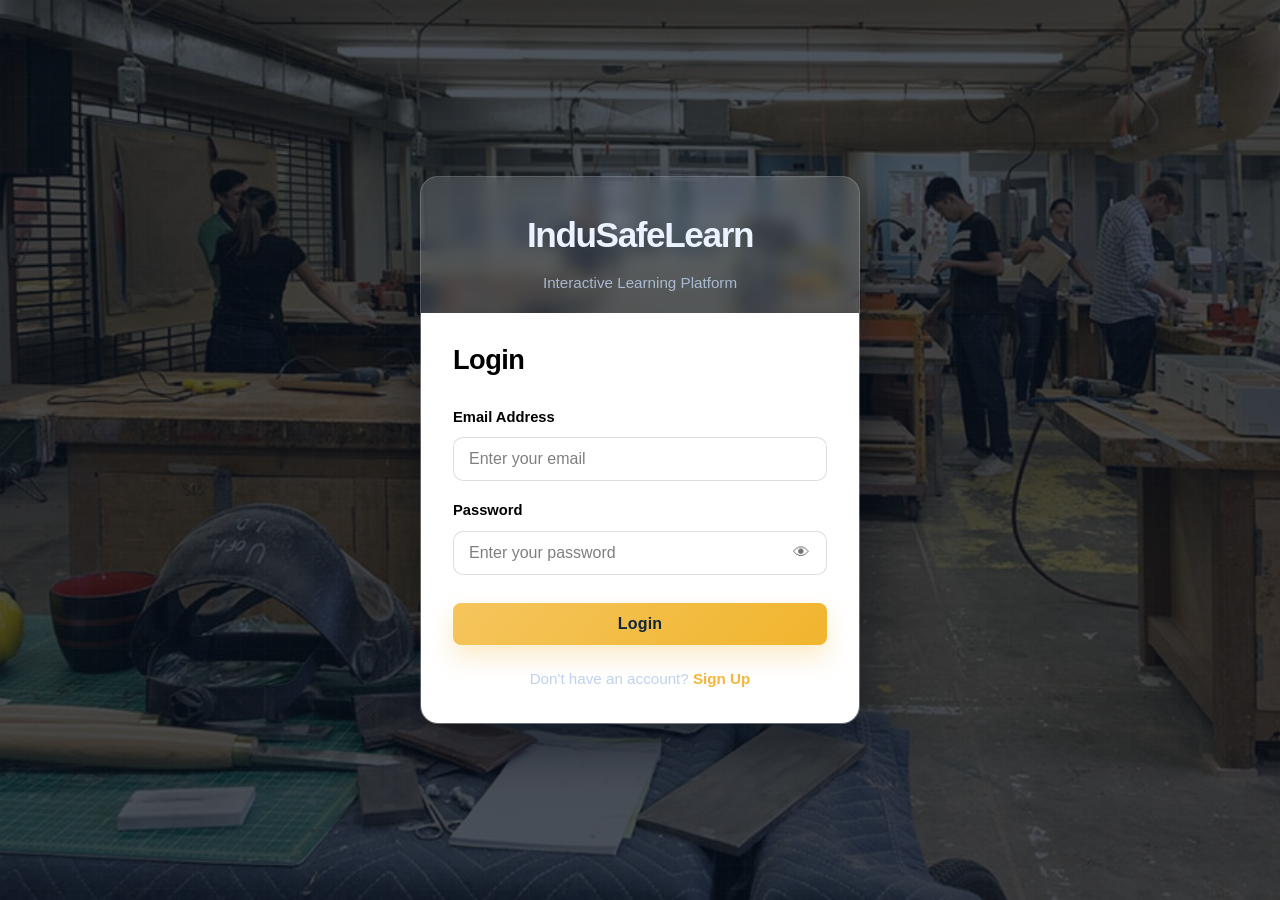
<file: resources.html>
<!DOCTYPE html>
<html lang="en">
<head>
    <meta charset="UTF-8">
    <meta name="viewport" content="width=device-width, initial-scale=1.0">
    <title>Resources - InduSafeLearn</title>
    <link rel="stylesheet" href="css/style.css">
</head>
<body class="app-page">
    <div class="app-wrapper">
        <!-- Sidebar Navigation -->
        <nav class="sidebar">
            <div class="sidebar-header">
                <h1>InduSafeLearn</h1>
            </div>
            <ul class="nav-menu">
                <li><a href="dashboard.html" class="nav-link"><span class="icon">📊</span>Dashboard</a></li>
                <li><a href="modules.html" class="nav-link"><span class="icon">📚</span>Learning Modules</a></li>
                <li><a href="activities.html" class="nav-link"><span class="icon">🎮</span>Interactive Activities</a></li>
                <li><a href="resources.html" class="nav-link active"><span class="icon">📁</span>Resources</a></li>
                <li><a href="assessments.html" class="nav-link"><span class="icon">✏️</span>Assessments</a></li>
                <li><a href="badges.html" class="nav-link"><span class="icon">🏅</span>Badges</a></li>
                <li><a href="about.html" class="nav-link"><span class="icon">ℹ️</span>About</a></li>

            </ul>
            <div class="sidebar-footer">
                <button class="btn btn-logout" onclick="handleLogout()">Logout</button>
            </div>
        </nav>

        <!-- Main Content -->
        <main class="main-content">
            <button class="mobile-menu-toggle" type="button" aria-label="Open navigation" aria-expanded="false">☰</button>
            <!-- Top Header -->
            <div class="top-header">
                <div class="header-info">
                    <h2>Learning Resources</h2>
                    <p>Download and explore study materials, guides, and references</p>
                </div>
            </div>

            <!-- Search and Filter -->
            <div class="content-controls">
                <div class="search-bar">
                    <input type="text" id="searchResources" placeholder="Search resources..." onkeyup="filterResources()">
                </div>
                <div class="filter-controls">
                    <select onchange="filterByType(this.value)">
                        <option value="all">All Types</option>
                        <option value="pdf">PDF Documents</option>
                        <option value="video">Videos</option>
                        <option value="ebook">E-Books</option>
                        <option value="spreadsheet">Spreadsheets</option>
                    </select>
                </div>
            </div>

            <!-- Resources Grid -->
            <div class="resources-container">
                <!-- PDF Resources -->
                <div class="resource-section">
                    <h3>📄 PDF Documents</h3>
                    <div class="resource-grid">
                        <div class="resource-card">
                            <div class="resource-icon">📕</div>
                            <h4>Safety Guidelines Handbook</h4>
                            <p class="resource-meta">2.5 MB • PDF</p>
                            <p class="resource-desc">Complete guide to workplace safety standards</p>
                            <div class="resource-actions">
                                <button class="btn btn-small btn-primary" onclick="downloadResource('safety-handbook')">Download</button>
                                <button class="btn btn-small btn-secondary" onclick="viewResource('safety-handbook')">Preview</button>
                            </div>
                        </div>

                        <div class="resource-card">
                            <div class="resource-icon">📗</div>
                            <h4>Equipment Manual</h4>
                            <p class="resource-meta">1.8 MB • PDF</p>
                            <p class="resource-desc">Detailed guide for all industrial equipment</p>
                            <div class="resource-actions">
                                <button class="btn btn-small btn-primary" onclick="downloadResource('equipment-manual')">Download</button>
                                <button class="btn btn-small btn-secondary" onclick="viewResource('equipment-manual')">Preview</button>
                            </div>
                        </div>

                        <div class="resource-card">
                            <div class="resource-icon">📙</div>
                            <h4>Emergency Procedures</h4>
                            <p class="resource-meta">0.9 MB • PDF</p>
                            <p class="resource-desc">Step-by-step emergency response procedures</p>
                            <div class="resource-actions">
                                <button class="btn btn-small btn-primary" onclick="downloadResource('emergency-proc')">Download</button>
                                <button class="btn btn-small btn-secondary" onclick="viewResource('emergency-proc')">Preview</button>
                            </div>
                        </div>
                    </div>
                </div>

                <!-- Video Resources -->
                <div class="resource-section">
                    <h3>🎥 Video Tutorials</h3>
                    <div class="resource-grid">
                        <div class="resource-card">
                            <div class="resource-icon">▶️</div>
                            <h4>Safety First: Introduction</h4>
                            <p class="resource-meta">12:45 • Video</p>
                            <p class="resource-desc">Get started with safety basics</p>
                            <div class="resource-actions">
                                <button class="btn btn-small btn-primary" onclick="watchVideo('safety-intro')">Watch</button>
                            </div>
                        </div>

                        <div class="resource-card">
                            <div class="resource-icon">▶️</div>
                            <h4>Equipment Setup Guide</h4>
                            <p class="resource-meta">18:30 • Video</p>
                            <p class="resource-desc">Learn proper equipment setup procedures</p>
                            <div class="resource-actions">
                                <button class="btn btn-small btn-primary" onclick="watchVideo('equipment-setup')">Watch</button>
                            </div>
                        </div>

                        <div class="resource-card">
                            <div class="resource-icon">▶️</div>
                            <h4>Emergency Response Training</h4>
                            <p class="resource-meta">25:15 • Video</p>
                            <p class="resource-desc">Comprehensive emergency response training</p>
                            <div class="resource-actions">
                                <button class="btn btn-small btn-primary" onclick="watchVideo('emergency-training')">Watch</button>
                            </div>
                        </div>
                    </div>
                </div>

                <!-- E-Books -->
                <div class="resource-section">
                    <h3>📚 E-Books</h3>
                    <div class="resource-grid">
                        <div class="resource-card">
                            <div class="resource-icon">📖</div>
                            <h4>Industrial Safety Essentials</h4>
                            <p class="resource-meta">156 pages • E-Book</p>
                            <p class="resource-desc">Essential concepts in industrial safety</p>
                            <div class="resource-actions">
                                <button class="btn btn-small btn-primary" onclick="readEbook('safety-essentials')">Read Online</button>
                                <button class="btn btn-small btn-secondary" onclick="downloadResource('safety-essentials')">Download</button>
                            </div>
                        </div>

                        <div class="resource-card">
                            <div class="resource-icon">📖</div>
                            <h4>Best Practices in Workplace Management</h4>
                            <p class="resource-meta">234 pages • E-Book</p>
                            <p class="resource-desc">Management strategies and best practices</p>
                            <div class="resource-actions">
                                <button class="btn btn-small btn-primary" onclick="readEbook('management-practices')">Read Online</button>
                                <button class="btn btn-small btn-secondary" onclick="downloadResource('management-practices')">Download</button>
                            </div>
                        </div>

                        <div class="resource-card">
                            <div class="resource-icon">📖</div>
                            <h4>Advanced Safety Protocols</h4>
                            <p class="resource-meta">189 pages • E-Book</p>
                            <p class="resource-desc">Advanced protocols for expert-level safety</p>
                            <div class="resource-actions">
                                <button class="btn btn-small btn-primary" onclick="readEbook('advanced-protocols')">Read Online</button>
                                <button class="btn btn-small btn-secondary" onclick="downloadResource('advanced-protocols')">Download</button>
                            </div>
                        </div>
                    </div>
                </div>

            </div>
            <footer class="site-footer">
                <div class="footer-links">
                    <span>Contact Us</span>
                </div>
                <div class="contact-links">
                    <a class="contact-link" href="mailto:felicityloreign.mission@tup.edu.ph"><span class="email-icon" aria-hidden="true">✉</span> felicityloreign.mission@tup.edu.ph</a>
                    <a class="contact-link" href="mailto:micaela.lopez@tup.edu.ph"><span class="email-icon" aria-hidden="true">✉</span> micaela.lopez@tup.edu.ph</a>
                    <a class="contact-link" href="mailto:nadenalthea.eustaquio@tup.edu.ph"><span class="email-icon" aria-hidden="true">✉</span> nadenalthea.eustaquio@tup.edu.ph</a>
                    <a class="contact-link" href="mailto:jennyrose.bayubay@tup.edu.ph"><span class="email-icon" aria-hidden="true">✉</span> jennyrose.bayubay@tup.edu.ph</a>
                </div>
                <p>&copy; 2026 by BSIE - ICT - GROUP 7</p>
            </footer>
        </main>
    </div>

    <script src="js/script.js"></script>
</body>
</html>
</file>
<file: css/style.css>
/* ==================== ROOT & GLOBAL STYLES ==================== */
:root {
    --primary-color: #f4b63d;
    --primary-dark: #0d1d35;
    --primary-light: #f6d06d;
    --accent-color: #1a3658;
    --accent-light: #2d4d73;
    --text-dark: #eaf3ff;
    --text-light: #bfd3ee;
    --bg-light: #0a1630;
    --bg-white: rgba(13, 29, 53, 0.9);
    --panel-bg: rgba(17, 30, 49, 0.78);
    --border-color: rgba(255, 255, 255, 0.18);
    --success-color: #27ae60;
    --warning-color: #e74c3c;
    --info-color: #3498db;
    --shadow: 0 18px 45px rgba(2, 8, 18, 0.4);
    --shadow-lg: 0 25px 50px rgba(2, 8, 18, 0.5);
}

* {
    margin: 0;
    padding: 0;
    box-sizing: border-box;
}

body {
    font-family: 'Segoe UI', Tahoma, Geneva, Verdana, sans-serif;
    color: var(--text-dark);
    background-color: var(--bg-light);
    line-height: 1.6;
}

.app-page {
    --primary-color: #3f8edb;
    --primary-dark: #1f5f9f;
    --primary-light: #8fc8f5;
    --text-dark: #000000;
    --text-light: #333333;
    --bg-light: #f4f6f8;
    --bg-white: rgba(255, 255, 255, 0.68);
    --panel-bg: rgba(255, 255, 255, 0.68);
    --border-color: #d9dee5;
    --shadow: 0 10px 24px rgba(31, 41, 55, 0.1);
    --shadow-lg: 0 16px 32px rgba(31, 41, 55, 0.14);
    color: #000000;
    background-color: #f4f6f8;
    background-image: linear-gradient(135deg, rgba(255, 255, 255, 0.7), rgba(232, 237, 242, 0.7));
}

.app-page .btn-primary {
    background: linear-gradient(135deg, #6eb5e8 0%, #3f8edb 100%);
    color: #000000;
    box-shadow: 0 12px 24px rgba(63, 142, 219, 0.25);
}

.app-page .profile-avatar-preview {
    background: linear-gradient(135deg, #3f8edb 0%, #8fc8f5 100%);
}

.app-page .profile-form input:focus {
    border-color: rgba(63, 142, 219, 0.8);
    box-shadow: 0 0 0 3px rgba(63, 142, 219, 0.15);
}

a {
    text-decoration: none;
    color: inherit;
}

/* ==================== AUTHENTICATION STYLES ==================== */
.auth-container {
    display: flex;
    justify-content: center;
    align-items: center;
    min-height: 100vh;
    padding: 30px 20px;
    background-image:
        linear-gradient(rgba(7, 16, 28, 0.72), rgba(7, 16, 28, 0.72)),
        repeating-linear-gradient(
            to bottom,
            rgba(255,255,255,0.035) 0,
            rgba(255,255,255,0.035) 1px,
            transparent 1px,
            transparent 24px
        ),
        repeating-linear-gradient(
            to right,
            rgba(255,255,255,0.03) 0,
            rgba(255,255,255,0.03) 1px,
            transparent 1px,
            transparent 24px
        ),
        url("../images/bg_login_and_signup.jpg");
    background-size: cover;
    background-position: center;
    background-repeat: no-repeat;
    background-attachment: fixed;
}

.auth-card {
    background: linear-gradient(180deg, rgba(214, 226, 239, 0.18) 0%, rgba(198, 214, 232, 0.12) 100%);
    border: 1px solid rgba(255, 255, 255, 0.18);
    border-radius: 18px;
    box-shadow: var(--shadow-lg);
    width: 100%;
    max-width: 440px;
    overflow: hidden;
    backdrop-filter: blur(8px);
    animation: slideUp 0.5s ease;
}

@keyframes slideUp {
    from {
        opacity: 0;
        transform: translateY(30px);
    }
    to {
        opacity: 1;
        transform: translateY(0);
    }
}

.auth-header {
    background: transparent;
    color: var(--text-dark);
    padding: 30px 20px 18px;
    text-align: center;
}

.auth-header h1 {
    font-size: 2.2em;
    margin-bottom: 8px;
    font-weight: 800;
    letter-spacing: -0.04em;
    color: var(--text-dark);
}

.auth-header p {
    font-size: 0.95em;
    opacity: 0.8;
    color: var(--text-light);
}

.form-container {
    padding: 24px 32px 32px;
    background: #ffffff;
    border-top: 1px solid rgba(255, 255, 255, 0.18);
}

.form-container.hidden {
    display: none;
}

.form-container h2 {
    margin-bottom: 24px;
    color: #000000;
    font-size: 1.7em;
    font-weight: 700;
    letter-spacing: -0.02em;
}

.form-group {
    margin-bottom: 18px;
}

.form-group label {
    display: block;
    margin-bottom: 8px;
    font-weight: 600;
    color: #000000;
    font-size: 0.92em;
}

.form-group input {
    width: 100%;
    padding: 12px 15px;
    border: 1px solid rgba(19, 44, 69, 0.15);
    border-radius: 10px;
    font-size: 1em;
    background: #ffffff;
    color: #000000;
    transition: border-color 0.3s ease, box-shadow 0.3s ease, transform 0.2s ease;
}

.form-group input::placeholder {
    color: rgba(0, 0, 0, 0.5);
}

.form-group input:focus {
    outline: none;
    border-color: rgba(244, 182, 61, 0.8);
    box-shadow: 0 0 0 3px rgba(244, 182, 61, 0.18);
    transform: translateY(-1px);
}

.password-input-wrap {
    position: relative;
}

.password-input-wrap input {
    padding-right: 48px;
}

.password-toggle {
    position: absolute;
    top: 50%;
    right: 10px;
    width: 32px;
    height: 32px;
    transform: translateY(-50%);
    border: 0;
    background: transparent;
    color: rgba(0, 0, 0, 0.55);
    cursor: pointer;
    font-size: 1.05em;
}

.password-toggle:hover,
.password-toggle:focus-visible {
    color: #000000;
}

.password-toggle:focus-visible {
    outline: 2px solid rgba(63, 142, 219, 0.8);
    outline-offset: 2px;
    border-radius: 4px;
}

.form-switch {
    text-align: center;
    margin-top: 22px;
    color: var(--text-light);
    font-size: 0.95em;
}

.form-switch a {
    color: var(--primary-color);
    font-weight: 700;
    cursor: pointer;
    transition: color 0.3s ease;
}

.form-switch a:hover {
    color: var(--primary-light);
}

/* ==================== BUTTONS ==================== */
.btn {
    padding: 10px 20px;
    border: none;
    border-radius: 8px;
    font-size: 1em;
    cursor: pointer;
    font-weight: 600;
    transition: all 0.3s ease;
    text-align: center;
    display: inline-block;
}

.btn-primary {
    background: linear-gradient(135deg, #f5c55d 0%, #f1b52d 100%);
    color: #11263d;
    width: 100%;
    padding: 12px;
    margin-top: 10px;
    font-weight: 800;
    letter-spacing: 0.01em;
    box-shadow: 0 12px 24px rgba(241, 181, 45, 0.25);
}

.btn-primary:hover {
    transform: translateY(-2px);
    box-shadow: 0 16px 28px rgba(241, 181, 45, 0.32);
}

.btn-secondary {
    background: var(--bg-light);
    color: var(--primary-color);
    border: 2px solid var(--primary-color);
}

.btn-secondary:hover {
    background: var(--primary-color);
    color: var(--bg-white);
}

.btn-logout {
    background: var(--warning-color);
    color: var(--bg-white);
    width: 100%;
    padding: 10px;
    margin-top: auto;
}

.btn-logout:hover {
    background: #c0392b;
}

.btn-disabled {
    background: var(--border-color);
    color: var(--text-light);
    cursor: not-allowed;
    opacity: 0.6;
}

.btn-small {
    padding: 8px 15px;
    font-size: 0.9em;
    width: auto;
    margin-right: 10px;
}

.logout-modal-overlay {
    position: fixed;
    inset: 0;
    background: rgba(2, 8, 18, 0.6);
    display: flex;
    justify-content: center;
    align-items: center;
    z-index: 9999;
}

.logout-modal {
    background: #ffffff;
    border-radius: 14px;
    box-shadow: 0 18px 45px rgba(0, 0, 0, 0.25);
    padding: 28px 24px 20px;
    width: min(90vw, 360px);
    text-align: center;
}

.logout-modal p {
    color: #111111;
    font-size: 1.1rem;
    font-weight: 600;
    margin-bottom: 20px;
}

.logout-modal-actions {
    display: flex;
    gap: 12px;
    justify-content: center;
}

.logout-modal-actions .btn {
    width: 110px;
    padding: 12px 18px;
}

.profile-modal {
    background: #ffffff;
    border-radius: 14px;
    box-shadow: 0 18px 45px rgba(0, 0, 0, 0.25);
    padding: 28px 24px 20px;
    width: min(90vw, 420px);
    text-align: left;
}

.profile-modal h3 {
    color: #111111;
    margin-bottom: 20px;
    text-align: center;
    font-size: 1.5rem;
}

.profile-avatar-preview-wrap {
    display: flex;
    justify-content: center;
    margin-bottom: 18px;
}

.profile-avatar-preview {
    width: 82px;
    height: 82px;
    border-radius: 50%;
    background: linear-gradient(135deg, #f4b63d 0%, #f6d06d 100%);
    display: flex;
    align-items: center;
    justify-content: center;
    font-size: 2rem;
    border: 3px solid rgba(17, 17, 17, 0.08);
    color: #111111;
}

.profile-form {
    display: flex;
    flex-direction: column;
    gap: 12px;
}

.profile-form .form-group {
    margin-bottom: 0;
}

.profile-form label {
    display: block;
    margin-bottom: 8px;
    color: #111111;
    font-weight: 600;
}

.profile-form input {
    width: 100%;
    padding: 12px 14px;
    border-radius: 8px;
    border: 1px solid rgba(17, 17, 17, 0.2);
    color: #111111;
    background: #ffffff;
}

.profile-form input[type="file"] {
    padding: 10px 12px;
    background: #f7f7f7;
}

.profile-form input:focus {
    outline: none;
    border-color: rgba(244, 182, 61, 0.8);
    box-shadow: 0 0 0 3px rgba(244, 182, 61, 0.15);
}

/* ==================== APP WRAPPER & LAYOUT ==================== */
.app-wrapper {
    display: flex;
    min-height: 100vh;
    background: var(--bg-light);
}

.sidebar {
    width: 250px;
    background: var(--bg-light);
    color: var(--bg-white);
    padding: 20px;
    overflow-y: auto;
    position: fixed;
    height: 100vh;
    z-index: 100;
    display: flex;
    flex-direction: column;
}

.app-page .sidebar {
    background: rgba(255, 255, 255, 0.45);
    border-right: 1px solid rgba(0, 0, 0, 0.08);
    backdrop-filter: blur(12px);
}

.app-page .main-content,
.app-page .dashboard-content {
    background: transparent;
}

.sidebar-header {
    margin-bottom: 40px;
    text-align: center;
    border-bottom: 2px solid rgba(255, 255, 255, 0.2);
    padding-bottom: 20px;
}

.sidebar-header h1 {
    font-size: 1.8em;
    font-weight: 700;
    color: #ffffff;
}

.app-page .sidebar-header h1,
.app-page .nav-link,
.app-page .dashboard-content,
.app-page .progress-section h3,
.app-page .progress-label,
.app-page .stat-label,
.app-page .quick-access h3,
.app-page .recent-activity h3,
.app-page .activity-title,
.app-page .activity-time {
    color: #000000;
}

.app-page .sidebar-header {
    border-bottom-color: #d9dee5;
}

.app-page .nav-link:hover,
.app-page .nav-link.active {
    background: #e8edf2;
}

.nav-menu {
    list-style: none;
    flex: 1;
}

.nav-menu li {
    margin-bottom: 10px;
}

.nav-link {
    display: flex;
    align-items: center;
    padding: 12px 15px;
    border-radius: 8px;
    color: rgba(255, 255, 255, 0.8);
    transition: all 0.3s ease;
    font-weight: 500;
}

.nav-link:hover,
.nav-link.active {
    background: rgba(255, 255, 255, 0.2);
    color: var(--bg-white);
    padding-left: 20px;
}

.nav-link .icon {
    margin-right: 12px;
    font-size: 1.2em;
}

.sidebar-footer {
    display: flex;
    flex-direction: column;
}

.main-content {
    margin-left: 250px;
    flex: 1;
    padding: 30px;
    overflow-y: auto;
}

.mobile-menu-toggle {
    display: none;
}

.sidebar-overlay {
    display: none;
}

/* ==================== TOP HEADER ==================== */
.top-header {
    display: flex;
    justify-content: space-between;
    align-items: center;
    background: var(--bg-white);
    padding: 20px;
    border-radius: 10px;
    margin-bottom: 30px;
    box-shadow: var(--shadow);
}

.header-info h2 {
    font-size: 2em;
    margin-bottom: 5px;
    color: var(--primary-color);
}

.header-info p {
    color: var(--text-light);
    font-size: 0.95em;
}

.user-profile {
    display: flex;
    align-items: center;
    gap: 15px;
}

.user-profile span {
    font-weight: 600;
    color: var(--primary-color);
}

.avatar {
    width: 50px;
    height: 50px;
    background: linear-gradient(135deg, var(--primary-color) 0%, var(--primary-light) 100%);
    border-radius: 50%;
    display: flex;
    align-items: center;
    justify-content: center;
    font-size: 1.5em;
}

/* ==================== DASHBOARD STYLES ==================== */
.dashboard-content {
    display: grid;
    grid-template-columns: 1fr;
    gap: 30px;
    color: #ffffff;
}

.progress-section {
    background: var(--bg-white);
    padding: 30px;
    border-radius: 10px;
    box-shadow: var(--shadow);
}

.progress-section h3 {
    color: #ffffff;
    margin-bottom: 20px;
    font-size: 1.5em;
}

.progress-card {
    background: linear-gradient(135deg, rgba(26, 95, 58, 0.05) 0%, rgba(45, 134, 89, 0.05) 100%);
    padding: 25px;
    border-radius: 10px;
    border-left: 5px solid var(--primary-color);
}

.progress-info {
    display: flex;
    justify-content: space-between;
    align-items: center;
    margin-bottom: 15px;
}

.progress-label {
    font-weight: 600;
    color: #ffffff;
}

.progress-percent {
    font-size: 1.8em;
    font-weight: 700;
    color: var(--primary-color);
}

.progress-bar {
    width: 100%;
    height: 12px;
    background: rgba(0, 0, 0, 0.1);
    border-radius: 10px;
    overflow: hidden;
    margin-bottom: 20px;
}

.progress-fill {
    height: 100%;
    background: linear-gradient(90deg, var(--primary-color) 0%, var(--primary-light) 100%);
    border-radius: 10px;
    transition: width 0.3s ease;
}

.progress-stats {
    display: grid;
    grid-template-columns: repeat(3, 1fr);
    gap: 15px;
}

.stat {
    display: flex;
    flex-direction: column;
    align-items: center;
    text-align: center;
}

.stat-label {
    color: #ffffff;
    font-size: 0.9em;
    margin-bottom: 5px;
}

.stat-value {
    font-size: 1.5em;
    font-weight: 700;
    color: var(--primary-color);
}

/* Quick Access Cards */
.quick-access {
    background: var(--bg-white);
    padding: 30px;
    border-radius: 10px;
    box-shadow: var(--shadow);
}

.quick-access h3 {
    color: #ffffff;
    margin-bottom: 20px;
    font-size: 1.5em;
}

.quick-cards {
    display: grid;
    grid-template-columns: repeat(auto-fit, minmax(180px, 1fr));
    gap: 20px;
}

.quick-card {
    background: linear-gradient(135deg, var(--primary-color) 0%, var(--primary-light) 100%);
    color: #ffffff;
    padding: 25px;
    border-radius: 10px;
    cursor: pointer;
    transition: all 0.3s ease;
    text-align: center;
}

.app-page .quick-card {
    color: #000000;
}

.quick-card:hover {
    transform: translateY(-5px);
    box-shadow: var(--shadow-lg);
}

.card-icon {
    font-size: 2.5em;
    margin-bottom: 10px;
}

.quick-card h4 {
    margin-bottom: 8px;
    font-size: 1.1em;
}

.quick-card p {
    font-size: 0.9em;
    opacity: 0.9;
}

/* Recent Activity */
.recent-activity {
    background: var(--bg-white);
    padding: 30px;
    border-radius: 10px;
    box-shadow: var(--shadow);
}

.recent-activity h3 {
    color: #ffffff;
    margin-bottom: 20px;
    font-size: 1.5em;
}

.activity-list {
    display: flex;
    flex-direction: column;
    gap: 15px;
}

.activity-item {
    display: flex;
    align-items: flex-start;
    gap: 15px;
    padding: 15px;
    background: var(--bg-light);
    border-radius: 8px;
    border-left: 4px solid var(--primary-color);
}

.activity-icon {
    font-size: 1.5em;
    min-width: 30px;
}

.activity-details {
    flex: 1;
}

.activity-title {
    font-weight: 600;
    margin-bottom: 5px;
    color: #ffffff;
}

.activity-time {
    color: #ffffff;
    font-size: 0.9em;
}

/* ==================== MODULES STYLES ==================== */
.content-controls {
    display: flex;
    gap: 15px;
    margin-bottom: 30px;
    background: var(--bg-white);
    padding: 20px;
    border-radius: 10px;
    box-shadow: var(--shadow);
}

.search-bar {
    flex: 1;
}

.search-bar input {
    width: 100%;
    padding: 12px 15px;
    border: 2px solid var(--border-color);
    border-radius: 8px;
    font-size: 1em;
    transition: border-color 0.3s ease;
}

.search-bar input:focus {
    outline: none;
    border-color: var(--primary-color);
}

.sort-controls select {
    padding: 12px 15px;
    border: 2px solid var(--border-color);
    border-radius: 8px;
    font-size: 1em;
    cursor: pointer;
    background: var(--bg-white);
}

.filter-controls select {
    padding: 12px 15px;
    border: 2px solid var(--border-color);
    border-radius: 8px;
    font-size: 1em;
    cursor: pointer;
    background: var(--bg-white);
}

.modules-container {
    display: grid;
    grid-template-columns: repeat(auto-fill, minmax(280px, 1fr));
    gap: 25px;
}

.module-card,
.activity-card,
.resource-card,
.assessment-card,
.badge-card {
    background: var(--bg-white);
    border-radius: 10px;
    padding: 20px;
    box-shadow: var(--shadow);
    transition: all 0.3s ease;
    border-top: 5px solid var(--primary-color);
}

.module-card:hover,
.activity-card:hover,
.resource-card:hover,
.assessment-card:hover {
    transform: translateY(-5px);
    box-shadow: var(--shadow-lg);
}

.module-header {
    display: flex;
    justify-content: space-between;
    align-items: center;
    margin-bottom: 15px;
}

.module-badge {
    display: inline-block;
    padding: 6px 12px;
    border-radius: 20px;
    font-size: 0.8em;
    font-weight: 600;
    background: var(--success-color);
    color: var(--bg-white);
}

.module-badge.in-progress {
    background: var(--info-color);
}

.module-badge.locked {
    background: var(--border-color);
    color: var(--text-light);
}

.module-icon {
    font-size: 1.8em;
}

.module-card h3 {
    color: var(--primary-color);
    margin-bottom: 10px;
    font-size: 1.2em;
}

.module-desc,
.activity-desc,
.resource-desc {
    color: var(--text-light);
    font-size: 0.95em;
    margin-bottom: 15px;
}

.module-progress,
.activity-progress {
    margin-bottom: 15px;
}

.module-lessons,
.activity-stats {
    color: var(--text-light);
    font-size: 0.9em;
    margin-bottom: 15px;
}

.activity-stats {
    display: flex;
    gap: 15px;
    flex-wrap: wrap;
}

.stat {
    display: flex;
    align-items: center;
    gap: 5px;
}

.progress-text {
    display: block;
    text-align: right;
    color: var(--text-light);
    font-size: 0.85em;
    margin-top: 8px;
}

.progress-label {
    display: block;
    color: var(--text-light);
    font-size: 0.85em;
    margin-bottom: 8px;
}

/* ==================== ACTIVITIES STYLES ==================== */
.activities-container {
    display: grid;
    grid-template-columns: repeat(auto-fill, minmax(300px, 1fr));
    gap: 25px;
}

.activity-icon.large {
    font-size: 2.5em;
    text-align: center;
    width: 100%;
}

.difficulty-badge {
    display: inline-block;
    padding: 4px 10px;
    border-radius: 15px;
    font-size: 0.8em;
    font-weight: 600;
    background: var(--accent-light);
    color: var(--bg-white);
}

/* ==================== RESOURCES STYLES ==================== */
.resources-container {
    display: flex;
    flex-direction: column;
    gap: 30px;
}

.resource-section {
    background: var(--bg-white);
    padding: 25px;
    border-radius: 10px;
    box-shadow: var(--shadow);
}

.resource-section h3 {
    color: var(--primary-color);
    margin-bottom: 20px;
    font-size: 1.3em;
}

.resource-grid {
    display: grid;
    grid-template-columns: repeat(auto-fill, minmax(250px, 1fr));
    gap: 20px;
}

.resource-icon {
    font-size: 2.5em;
    text-align: center;
    margin-bottom: 10px;
}

.resource-meta {
    color: var(--text-light);
    font-size: 0.85em;
    margin-bottom: 10px;
}

.resource-actions {
    display: flex;
    gap: 10px;
    margin-top: 15px;
}

/* ==================== ASSESSMENTS STYLES ==================== */
.assessment-summary {
    margin-bottom: 30px;
}

.summary-card {
    background: var(--bg-white);
    padding: 25px;
    border-radius: 10px;
    box-shadow: var(--shadow);
}

.summary-card h3 {
    color: var(--primary-color);
    margin-bottom: 20px;
    font-size: 1.3em;
}

.performance-grid {
    display: grid;
    grid-template-columns: repeat(auto-fit, minmax(150px, 1fr));
    gap: 15px;
}

.perf-item {
    display: flex;
    flex-direction: column;
    align-items: center;
    text-align: center;
    padding: 15px;
    background: linear-gradient(135deg, rgba(26, 95, 58, 0.05) 0%, rgba(45, 134, 89, 0.05) 100%);
    border-radius: 8px;
}

.perf-label {
    color: var(--text-light);
    font-size: 0.85em;
    margin-bottom: 8px;
}

.perf-value {
    font-size: 1.8em;
    font-weight: 700;
    color: var(--primary-color);
}

.assessments-container {
    display: grid;
    grid-template-columns: repeat(auto-fill, minmax(300px, 1fr));
    gap: 25px;
}

.assessment-card.completed {
    border-top-color: var(--success-color);
}

.assessment-card.in-progress {
    border-top-color: var(--info-color);
}

.assessment-card.pending {
    border-top-color: var(--warning-color);
}

.assessment-card.locked {
    border-top-color: var(--border-color);
    opacity: 0.7;
}

.assessment-header {
    display: flex;
    justify-content: space-between;
    align-items: center;
    margin-bottom: 15px;
}

.assessment-badge {
    display: inline-block;
    padding: 6px 12px;
    border-radius: 20px;
    font-size: 0.8em;
    font-weight: 600;
    background: var(--success-color);
    color: var(--bg-white);
}

.assessment-badge.in-progress {
    background: var(--info-color);
}

.assessment-badge.pending {
    background: var(--warning-color);
}

.assessment-badge.locked {
    background: var(--border-color);
    color: var(--text-light);
}

.score-badge {
    font-size: 1.1em;
    font-weight: 700;
    color: var(--primary-color);
}

.assessment-card h3 {
    color: var(--primary-color);
    margin-bottom: 10px;
    font-size: 1.1em;
}

.assessment-details {
    display: flex;
    flex-wrap: wrap;
    gap: 10px;
    color: var(--text-light);
    font-size: 0.9em;
    margin-bottom: 15px;
    padding: 10px 0;
    border-bottom: 1px solid var(--border-color);
}

.assessment-actions {
    display: flex;
    gap: 10px;
    flex-wrap: wrap;
}

/* ==================== BADGES STYLES ==================== */
.achievements-section {
    background: var(--bg-white);
    padding: 25px;
    border-radius: 10px;
    box-shadow: var(--shadow);
    margin-bottom: 30px;
}

.achievements-section h3 {
    color: var(--primary-color);
    margin-bottom: 20px;
    font-size: 1.3em;
}

.badges-grid {
    display: grid;
    grid-template-columns: repeat(auto-fill, minmax(250px, 1fr));
    gap: 20px;
}

.badge-card {
    border: 2px solid var(--border-color);
    border-top: none;
    text-align: center;
}

.badge-card.earned {
    background: linear-gradient(135deg, rgba(39, 174, 96, 0.05) 0%, rgba(46, 204, 113, 0.05) 100%);
    border-color: var(--success-color);
}

.badge-card.locked {
    opacity: 0.6;
    background: var(--bg-light);
}

.badge-icon {
    font-size: 2.5em;
    margin-bottom: 10px;
}

.badge-card h4 {
    color: var(--primary-color);
    margin-bottom: 8px;
}

.badge-card p {
    color: var(--text-light);
    font-size: 0.9em;
    margin-bottom: 10px;
}

.earned-date,
.locked-text {
    display: block;
    font-size: 0.8em;
    color: var(--text-light);
    font-weight: 500;
}

.earned-date {
    color: var(--success-color);
}

/* Progress Steps */
.progress-steps {
    display: grid;
    grid-template-columns: repeat(auto-fit, minmax(120px, 1fr));
    gap: 15px;
    margin-bottom: 25px;
}

.step {
    display: flex;
    flex-direction: column;
    align-items: center;
    text-align: center;
    padding: 15px;
    background: var(--bg-light);
    border-radius: 8px;
    border-left: 4px solid var(--border-color);
}

.step.completed {
    background: rgba(39, 174, 96, 0.1);
    border-left-color: var(--success-color);
}

.step.in-progress {
    background: rgba(52, 152, 219, 0.1);
    border-left-color: var(--info-color);
}

.step.pending {
    background: rgba(155, 89, 182, 0.1);
    border-left-color: #9b59b6;
}

.step-number {
    width: 35px;
    height: 35px;
    background: var(--primary-color);
    color: var(--bg-white);
    border-radius: 50%;
    display: flex;
    align-items: center;
    justify-content: center;
    font-weight: 700;
    margin-bottom: 8px;
}

.step p {
    font-size: 0.9em;
    font-weight: 500;
    color: var(--text-dark);
    margin-bottom: 5px;
}

.step-status {
    font-size: 0.8em;
    color: var(--text-light);
}

.cert-progress-card {
    padding: 0;
}

.cert-estimate {
    background: linear-gradient(135deg, rgba(26, 95, 58, 0.05) 0%, rgba(45, 134, 89, 0.05) 100%);
    padding: 20px;
    border-radius: 8px;
    text-align: center;
}

.cert-estimate p {
    margin-bottom: 8px;
    color: var(--text-dark);
}

.cert-estimate strong {
    color: var(--primary-color);
}

/* ==================== FOOTER ==================== */
.site-footer {
    margin-top: 30px;
    padding: 22px 10px;
    text-align: center;
    color: var(--text-light);
    border-top: 1px solid var(--border-color);
}

.footer-links {
    display: flex;
    justify-content: center;
    gap: 24px;
    margin-bottom: 8px;
    font-weight: 600;
}

.contact-links {
    display: flex;
    flex-wrap: wrap;
    justify-content: center;
    gap: 8px 20px;
    margin-bottom: 12px;
}

.contact-link {
    color: var(--primary-dark);
    font-size: 0.9em;
}

.email-icon {
    color: var(--primary-color);
    margin-right: 4px;
}

.contact-link:hover {
    color: var(--primary-color);
}

.footer-links a {
    color: var(--primary-dark);
}

.footer-links a:hover {
    color: var(--primary-color);
}

.site-footer p {
    color: var(--text-light);
    font-size: 0.9em;
}

/* ==================== RESPONSIVE DESIGN ==================== */
@media (max-width: 1024px) {
    .sidebar {
        width: 200px;
    }

    .main-content {
        margin-left: 200px;
        padding: 20px;
    }

    .modules-container,
    .activities-container,
    .resource-grid,
    .assessments-container,
    .badges-grid {
        grid-template-columns: repeat(auto-fill, minmax(200px, 1fr));
    }

    .quick-cards {
        grid-template-columns: repeat(2, 1fr);
    }

    .progress-stats {
        grid-template-columns: repeat(2, 1fr);
    }
}

@media (max-width: 768px) {
    .app-wrapper {
        flex-direction: column;
    }

    .mobile-menu-toggle,
    .sidebar-overlay {
        display: none;
    }

    .sidebar {
        position: sticky;
        top: 0;
        left: 0;
        width: 100%;
        height: auto;
        min-height: 0;
        padding: 15px;
        overflow: visible;
        z-index: 100;
    }

    .sidebar-header {
        margin-bottom: 15px;
        padding-bottom: 12px;
    }

    .nav-menu {
        display: grid;
        grid-template-columns: repeat(2, minmax(0, 1fr));
        gap: 8px;
        flex: none;
    }

    .nav-menu li {
        margin-bottom: 0;
    }

    .sidebar-footer {
        position: fixed;
        right: 0;
        bottom: 0;
        left: 0;
        z-index: 101;
        margin: 0;
        padding: 10px 15px;
        background: rgba(255, 255, 255, 0.95);
        border-top: 1px solid var(--border-color);
        box-shadow: 0 -4px 12px rgba(31, 41, 55, 0.1);
    }

    .sidebar-footer .btn-logout {
        display: block;
        width: 100%;
        margin-top: 0;
        visibility: visible;
    }

    .main-content {
        width: 100%;
        min-width: 0;
        padding-bottom: 85px;
    }

    .main-content {
        margin-left: 0;
        padding: 15px;
    }

    .top-header {
        flex-direction: column;
        align-items: flex-start;
        gap: 15px;
    }

    .user-profile {
        align-self: flex-end;
    }

    .modules-container,
    .activities-container,
    .resource-grid,
    .assessments-container,
    .badges-grid {
        grid-template-columns: 1fr;
    }

    .quick-cards {
        grid-template-columns: 1fr;
    }

    .progress-stats {
        grid-template-columns: 1fr;
    }

    .performance-grid {
        grid-template-columns: repeat(2, 1fr);
    }

    .content-controls {
        flex-direction: column;
    }

    .progress-steps {
        grid-template-columns: repeat(2, 1fr);
    }
}

@media (max-width: 480px) {
    .auth-card {
        max-width: 100%;
    }

    .form-container {
        padding: 25px;
    }

    .auth-header {
        padding: 30px 20px;
    }

    .auth-header h1 {
        font-size: 2em;
    }

    .top-header {
        flex-direction: column;
    }

    .user-profile {
        width: 100%;
        justify-content: space-between;
    }

    .performance-grid {
        grid-template-columns: repeat(2, 1fr);
        gap: 10px;
    }

    .progress-steps {
        grid-template-columns: repeat(2, 1fr);
        gap: 10px;
    }

    .btn-small {
        width: 100%;
        margin-right: 0;
        margin-bottom: 8px;
    }

    .assessment-actions,
    .cert-actions,
    .resource-actions {
        flex-direction: column;
    }
}

/* Utility Classes */
.hidden {
    display: none !important;
}

.text-center {
    text-align: center;
}

.text-right {
    text-align: right;
}

.mt-20 {
    margin-top: 20px;
}

.mb-20 {
    margin-bottom: 20px;
}

/* ==================== ABOUT PAGE STYLES ==================== */
.about-content {
    display: grid;
    gap: 30px;
}

.about-section {
    background: var(--bg-white);
    padding: 30px;
    border-radius: 10px;
    box-shadow: var(--shadow);
}

.about-section h3 {
    color: var(--primary-color);
    margin-bottom: 20px;
    font-size: 1.5em;
}

.about-card,
.researcher-card {
    background: #ffffff;
    border-radius: 10px;
}

.about-card {
    border-left: 5px solid #4a90e2;
    padding: 24px;
    color: #333333;
}

.researcher-grid {
    display: grid;
    grid-template-columns: repeat(auto-fit, minmax(210px, 1fr));
    gap: 20px;
}

.researcher-card {
    display: flex;
    flex-direction: column;
    align-items: center;
    gap: 8px;
    border: 0;
    padding: 24px 18px;
    color: #222222;
    cursor: pointer;
    font: inherit;
    text-align: center;
    transition: transform 0.2s ease, box-shadow 0.2s ease;
}

.researcher-card:hover,
.researcher-card:focus-visible {
    transform: translateY(-4px);
    box-shadow: var(--shadow-lg);
    outline: 3px solid rgba(74, 144, 226, 0.35);
}

.researcher-avatar {
    display: grid;
    place-items: center;
    width: 64px;
    height: 64px;
    border-radius: 50%;
    background: #4a90e2;
    color: #ffffff;
    font-weight: 700;
    font-size: 1.15rem;
}

.researcher-name {
    font-weight: 700;
}

.researcher-role {
    color: #4a90e2;
    font-size: 0.9rem;
}

.researcher-modal-overlay {
    position: fixed;
    inset: 0;
    display: grid;
    place-items: center;
    padding: 20px;
    background: rgba(0, 0, 0, 0.6);
    z-index: 9999;
}

.researcher-modal-overlay[hidden] {
    display: none;
}

.researcher-modal {
    position: relative;
    width: min(100%, 440px);
    padding: 32px 28px 24px;
    border-radius: 14px;
    background: #ffffff;
    color: #222222;
    box-shadow: var(--shadow-lg);
}

.researcher-modal h3 {
    margin: 0 36px 24px 0;
    color: #4a90e2;
    font-size: 1.45rem;
}

.researcher-modal-close {
    position: absolute;
    top: 12px;
    right: 14px;
    border: 0;
    background: transparent;
    color: #555555;
    cursor: pointer;
    font-size: 1.8rem;
    line-height: 1;
}

.researcher-details {
    display: grid;
    gap: 14px;
    margin: 0;
}

.researcher-details div {
    display: grid;
    grid-template-columns: minmax(135px, 1fr) 1.4fr;
    gap: 12px;
    padding-bottom: 10px;
    border-bottom: 1px solid #e4e8ed;
}

.researcher-details dt {
    color: #4a90e2;
    font-weight: 700;
}

.researcher-details dd {
    margin: 0;
}
</file>
